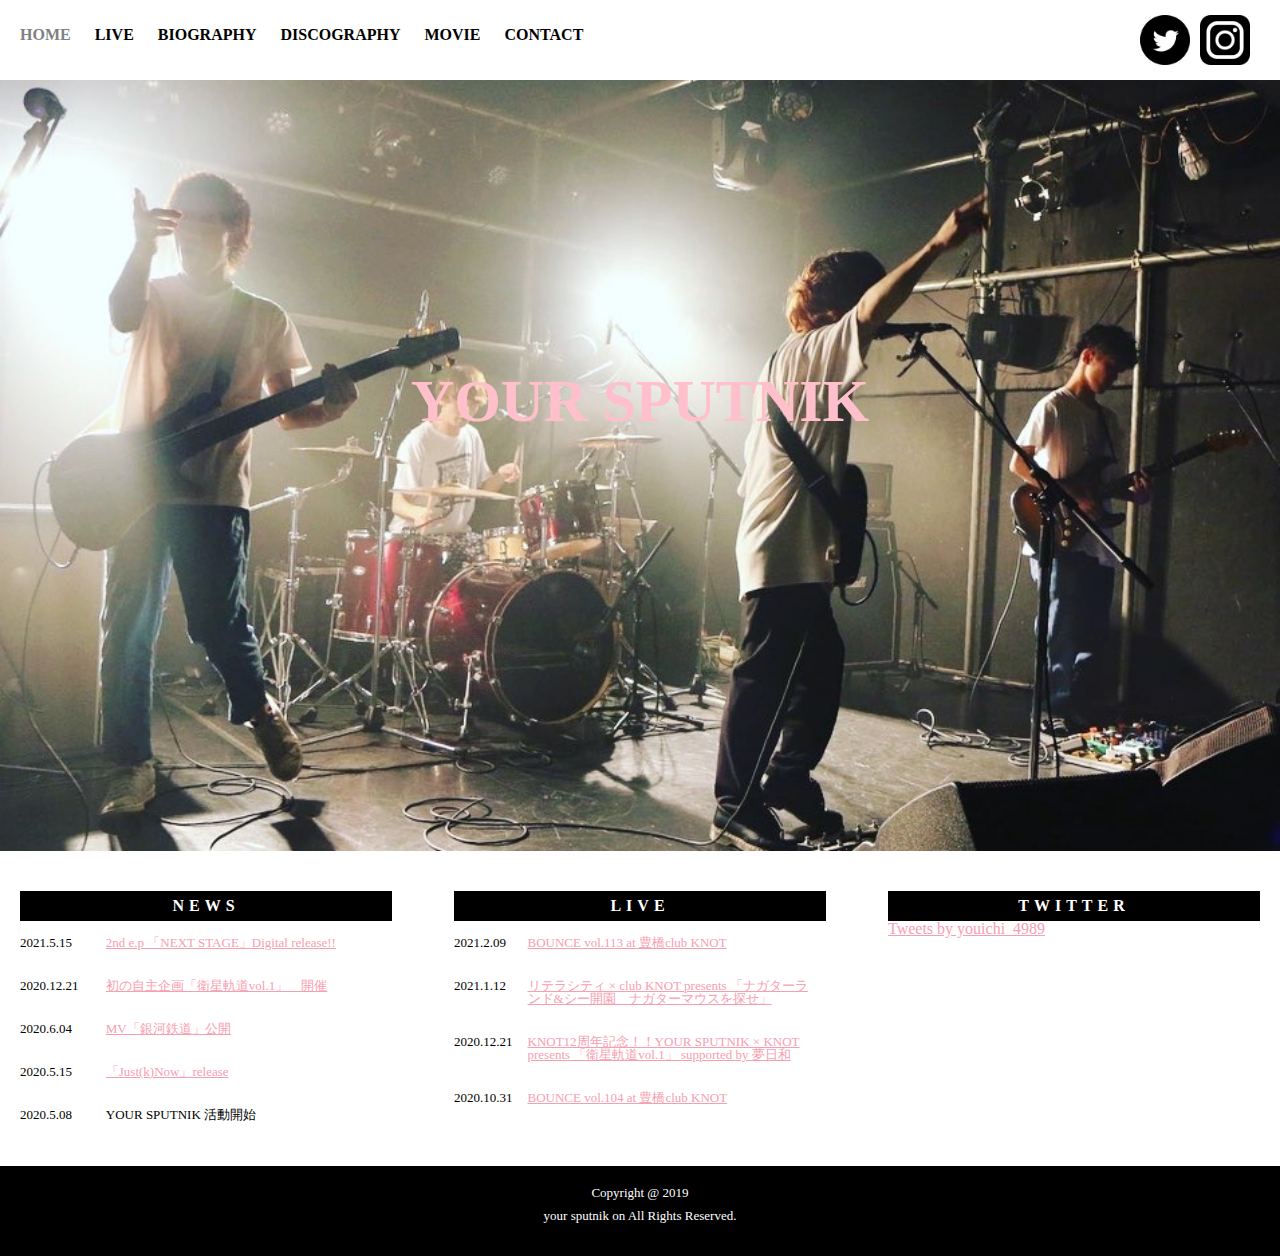
<file: index.html>
<!DOCTYPE html>
<html lang="ja">
<head>
  <meta charset="UTF-8">
  <meta http-equiv="X-UA-Compatible" content="IE=edge">
  <meta name="viewport" content="width=device-width, initial-scale=1.0">
  <title>YOUR SPUTNIK HP</title>
  <link rel="stylesheet" href="css/reset.css">
  <link rel="stylesheet" href="css/styles.css">
</head>
<body>
  <header class="pc_header">
    <!-- PC メニュー -->
    <nav class="pc_nav">
      <ul>
        <li>
          <span>HOME</span>
        </li>
        <li>
          <a href="live.html">LIVE</a>
        </li>
        <li>
          <a href="biography.html">BIOGRAPHY</a>
        </li>
        <li>
          <a href="discography.html"> DISCOGRAPHY</a>
        </li>
        <li>
          <a href="https://www.youtube.com/watch?v=wSo2BGtykaw" target="_blank"> MOVIE</a>
        </li>
        <li>
          <a href="contact.html"> CONTACT</a>
        </li>
      </ul>
    </nav>

    <div class="icon_nav">
      <ul>
        <li>
          <a href="https://twitter.com/youichi_4989" target="_blank">
            <img src="img/twitter.png" alt="">
          </a>
        </li>
        <li>
          <a href="https://www.instagram.com/yuuichitateiwa/" target="_blank">
            <img src="img/instagram.png" alt="">
          </a>
        </li>
      </ul>
    </div>
    
  </header>

  <!-- モバイル -->
  <div class="center"> 
    <h1 class="center_name">YOUR SPUTNIK</h1>
  </div>
  <div class="sp_box">
    <input type="checkbox" id="hamburger">
    <div class="black_box">
      <label for="hamburger">
        <span class="burger">
          <span class="bar"></span>
        </span>
      </label>
    </div>
    
    <div id="menu">
      <a href="index.html">HOME</a>
      <a href="live.html">LIVE</a>
      <a href="biography.html">BIOGRAPHY</a>
      <a href="discography.html">DISCOGRAPHY</a>
      <a href="https://www.youtube.com/watch?v=wSo2BGtykaw" target="_blank"> MOVIE</a>
      <a href="contact.html">CONTACT</a>
      <div class="sp_icon_nav">
        <ul>
          <li>
            <a href="https://twitter.com/youichi_4989" target="_blank">
              <img src="img/twitter.png" alt="">
            </a>
          </li>
          <li>
            <a href="https://www.instagram.com/yuuichitateiwa/" target="_blank">
              <img src="img/instagram.png" alt="">
            </a>
          </li>
        </ul>
      </div>
    </div>
  </div>
  <!-- パソコンメイン -->
<main class="pc_main">

    <div id="BG_pc">
      <h1 class="band_name">YOUR SPUTNIK</h1>
    </div>


    <div class="pc_info">
      <ul>
        <li class="pc_news">
          <table>
            <tr>
              <th class="news_title" colspan="2">NEWS</th>
            </tr>

            <tr>
              <td class="day">
                2021.5.15
              </td>
              <td>
                <a href="discography.html">
                  2nd e.p 「NEXT STAGE」Digital release!!
                </a>
              </td>
            </tr>

            <tr>
              <td class="day">
                2020.12.21
              </td>
              <td>
                <a href="live.html">
                  初の自主企画「衛星軌道vol.1」　開催
                </a>
              </td>
            </tr>
            
            <tr>
              <td class="day">
                2020.6.04
              </td>
              <td>
                <a href="https://www.youtube.com/watch?v=wSo2BGtykaw">MV「銀河鉄道」公開</a>
              </td>
            </tr>
            
            <tr>
              <td class="day">
                2020.5.15
              </td>
              <td>
                <a href="discography.html">「Just(k)Now」release</a> 
              </td>
            </tr>
            
            <tr>
              <td class="day">
                2020.5.08
              </td>
              <td>
                YOUR SPUTNIK 活動開始
              </td>
            </tr>
          </table>
        </li>
        <li class="pc_live">
          <table>
            <tr>
              <th class="live_title" colspan="2">LIVE</th>
            </tr>
            <tr>
            
              <td class="day">
                2021.2.09 
              </td>
              <td>
                <a href="live.html">BOUNCE vol.113 at 豊橋club KNOT</a>
              </td>
              
              <tr>
                <td class="day">
                  2021.1.12 
                </td>
                <td>
                  <a href="live.html">
                    リテラシティ × club KNOT presents 「ナガターランド&シー開園　ナガターマウスを探せ」
                  </a>
                </td>
              </tr>
              
              <tr>
                <td class="day">
                  2020.12.21
                </td>
                <td>
                  <a href="live.html">
                    KNOT12周年記念！！YOUR SPUTNIK × KNOT presents 「衛星軌道vol.1」 supported by 夢日和
                  </a>
                </td>
              </tr>
              
              <tr>
                <td class="day">
                  2020.10.31 
                </td>
                <td>
                  <a href="live.html">
                    BOUNCE vol.104 at 豊橋club KNOT
                  </a>
                </td>
              </tr>
              
            </tr>
          </table>
        </li>
        <li class="pc_twitter">
          <table>
            <tr>
              <th class="twitter_title" colspan="2">TWITTER</th>
            </tr>
            <tr>
              <td>
                <a class="twitter-timeline" data-width="100%" data-height="315" href="https://twitter.com/youichi_4989?ref_src=twsrc%5Etfw">Tweets by youichi_4989</a> <script async src="https://platform.twitter.com/widgets.js" charset="utf-8"></script>
              </td>
            </tr>
          </table>
        </li>
      </ul>
    </div>
</main>
<!-- モバイルinfo -->
<div class="select_info"> 
  <input type="radio" id="select1" name="select" checked>
  <input type="radio" id="select2" name="select" >
  <div class="select_box">
    <label class="select_news" for="select1" checked>NEWS</label>
    <label class="select_live" for="select2">LIVE</label>
  </div>
  
  <table class="sp_news">

    <tr>
      <td class="day">
        2021.5.15
      </td>
      <td>
        <a href="discography.html">
          2nd e.p 「NEXT STAGE」Digital release!!
        </a>
      </td>
    </tr>

    <tr>
      <td class="day">
        2020.12.21
      </td>
      <td>
        <a href="live.html">
          初の自主企画「衛星軌道vol.1」　開催
        </a>
      </td>
    </tr>
    
    <tr>
      <td class="day">
        2020.6.04
      </td>
      <td>
        <a href="https://www.youtube.com/watch?v=wSo2BGtykaw" target="_blank">MV「銀河鉄道」公開</a>
      </td>
    </tr>
    
    <tr>
      <td class="day">
        2020.5.15
      </td>
      <td>
        <a href="discography.html">「Just(k)Now」release</a> 
      </td>
    </tr>
    
    <tr>
      <td class="day">
        2020.5.08
      </td>
      <td>
        YOUR SPUTNIK 活動開始
      </td>
    </tr>
  </table>   
  
  <table class="sp_live">
    <tr>
      <td class="day">
        2021.2.09 
      </td>
      <td>
        <a href="live.html">BOUNCE vol.113 at 豊橋club KNOT</a>
      </td>
    </tr>
    
    <tr>
      <td class="day">
        2021.1.12 
      </td>
      <td>
        <a href="live.html">
          リテラシティ × club KNOT presents 「ナガターランド&シー開園　ナガターマウスを探せ」
        </a>
      </td>
    </tr>
    
    <tr>
      <td class="day">
        2020.12.21
      </td>
      <td>
        <a href="live.html" >
          KNOT12周年記念！！YOUR SPUTNIK × KNOT presents 「衛星軌道vol.1」 supported by 夢日和
        </a>
      </td>
    </tr>
    
    <tr>
      <td class="day">
        2020.10.31 
      </td>
      <td>
        <a href="live.html">
          BOUNCE vol.104 at 豊橋club KNOT
        </a>
      </td>
    </tr>
  </table>
  
  <div class="border"></div>

  <table class="sp_twitter">
    <tr>
      <th class="twitter_title" colspan="2">TWITTER</th>
    </tr>
    <tr>
      <td>
        <a class="twitter-timeline" data-width="100%" data-height="315" href="https://twitter.com/youichi_4989?ref_src=twsrc%5Etfw">Tweets by youichi_4989</a> <script async src="https://platform.twitter.com/widgets.js" charset="utf-8"></script>
      </td>
    </tr>
  </table>

</div>
  
  <footer>
    <small>
      <div>
        <p>
          Copyright @ 2019
        </p>
        <p>
          your sputnik on All Rights Reserved.
        </p>
      </div>
    </small>
  </footer>
  
</body>
</html>
</file>
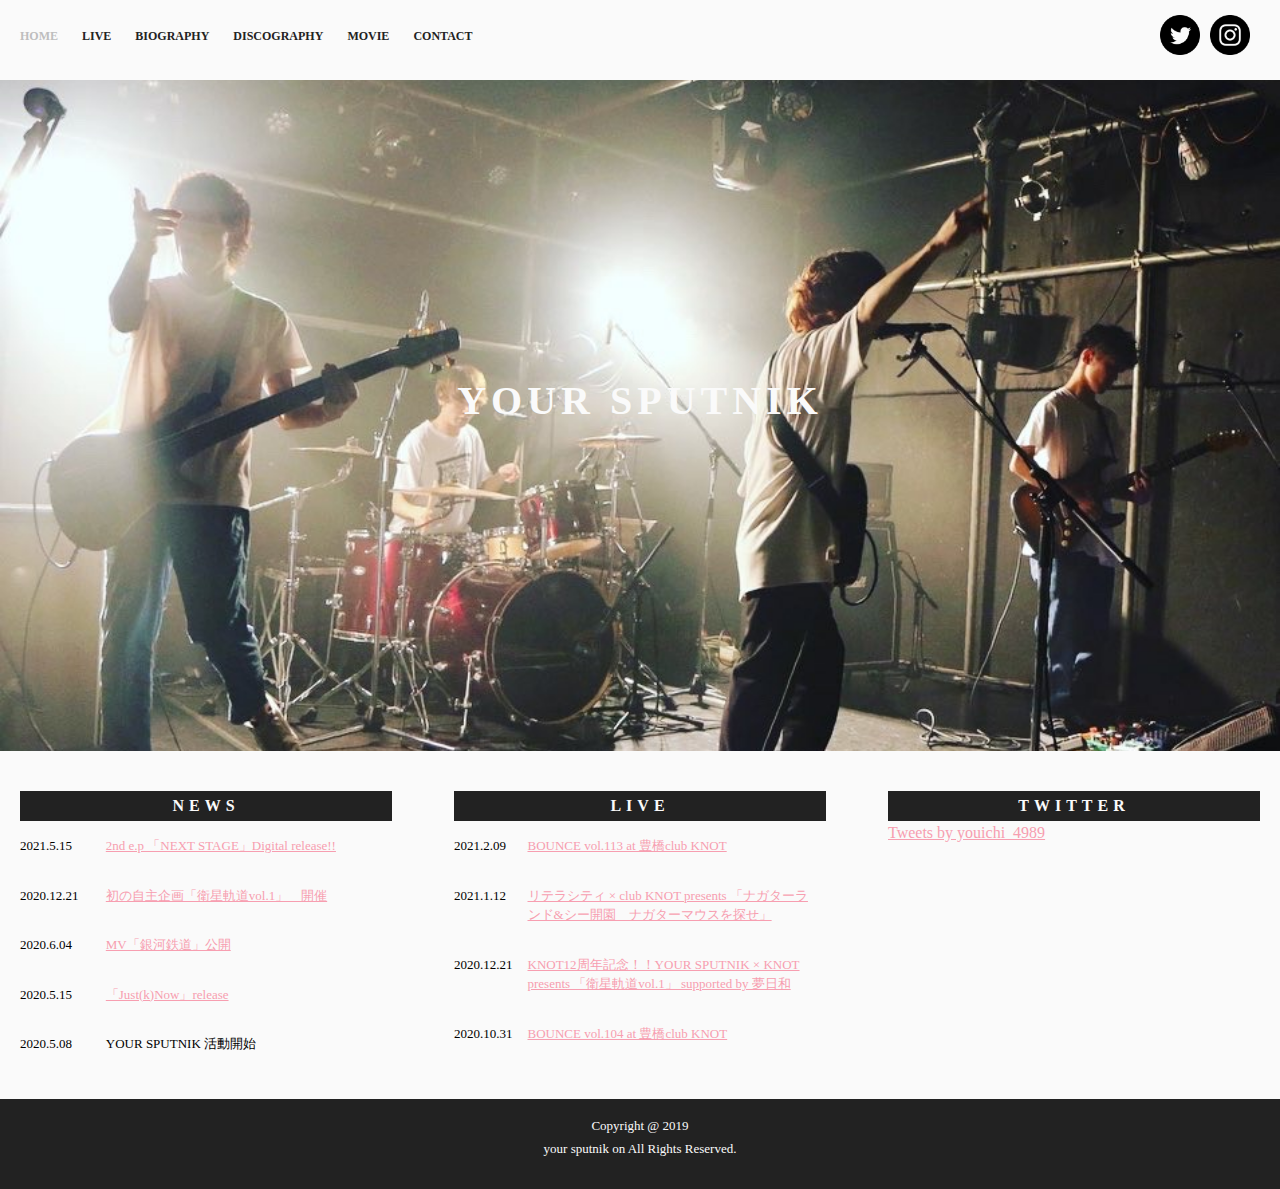
<file: YS HP/index.html>
<!DOCTYPE html>
<html lang="ja">
<head>
  <meta charset="UTF-8">
  <meta http-equiv="X-UA-Compatible" content="IE=edge">
  <meta name="viewport" content="width=device-width, initial-scale=1.0">
  <title>YOUR SPUTNIK HP</title>
  <link rel="stylesheet" href="css/reset.css">
  <link rel="stylesheet" href="css/styles.css">
</head>
<body>
  <header class="pc_header">
    <!-- PC メニュー -->
    <nav class="pc_nav">
      <ul>
        <li>
          <span>HOME</span>
        </li>
        <li>
          <a href="live.html">LIVE</a>
        </li>
        <li>
          <a href="biography.html">BIOGRAPHY</a>
        </li>
        <li>
          <a href="discography.html"> DISCOGRAPHY</a>
        </li>
        <li>
          <a href="https://www.youtube.com/watch?v=wSo2BGtykaw" target="_blank"> MOVIE</a>
        </li>
        <li>
          <a href="contact.html"> CONTACT</a>
        </li>
      </ul>
    </nav>

    <div class="icon_nav">
      <ul>
        <li>
          <a href="https://twitter.com/youichi_4989" target="_blank">
            <img src="img/twitter.png" alt="">
          </a>
        </li>
        <li>
          <a href="https://www.instagram.com/yuuichitateiwa/" target="_blank">
            <img src="img/instagram.png" alt="">
          </a>
        </li>
      </ul>
    </div>
    
  </header>

  <!-- モバイル -->
  <div class="center"> 
    <h1 class="center_name">YOUR SPUTNIK</h1>
  </div>
  <div class="sp_box">
    <input type="checkbox" id="hamburger">
    <div class="black_box">
      <label for="hamburger">
        <span class="burger">
          <span class="bar"></span>
        </span>
      </label>
    </div>
    
    <div id="menu">
      <a href="index.html">HOME</a>
      <a href="live.html">LIVE</a>
      <a href="biography.html">BIOGRAPHY</a>
      <a href="discography.html">DISCOGRAPHY</a>
      <a href="https://www.youtube.com/watch?v=wSo2BGtykaw" target="_blank"> MOVIE</a>
      <a href="contact.html">CONTACT</a>
      <div class="sp_icon_nav">
        <ul>
          <li>
            <a href="https://twitter.com/youichi_4989" target="_blank">
              <img src="img/twitter.png" alt="">
            </a>
          </li>
          <li>
            <a href="https://www.instagram.com/yuuichitateiwa/" target="_blank">
              <img src="img/instagram.png" alt="">
            </a>
          </li>
        </ul>
      </div>
    </div>
  </div>
  <!-- パソコンメイン -->
<main class="pc_main">

    <div id="BG_pc">
      <h1 class="band_name">YOUR SPUTNIK</h1>
    </div>


    <div class="pc_info">
      <ul>
        <li class="pc_news">
          <table>
            <tr>
              <th class="news_title" colspan="2">NEWS</th>
            </tr>

            <tr>
              <td class="day">
                2021.5.15
              </td>
              <td>
                <a href="discography.html">
                  2nd e.p 「NEXT STAGE」Digital release!!
                </a>
              </td>
            </tr>

            <tr>
              <td class="day">
                2020.12.21
              </td>
              <td>
                <a href="live.html">
                  初の自主企画「衛星軌道vol.1」　開催
                </a>
              </td>
            </tr>
            
            <tr>
              <td class="day">
                2020.6.04
              </td>
              <td>
                <a href="https://www.youtube.com/watch?v=wSo2BGtykaw">MV「銀河鉄道」公開</a>
              </td>
            </tr>
            
            <tr>
              <td class="day">
                2020.5.15
              </td>
              <td>
                <a href="discography.html">「Just(k)Now」release</a> 
              </td>
            </tr>
            
            <tr>
              <td class="day">
                2020.5.08
              </td>
              <td>
                YOUR SPUTNIK 活動開始
              </td>
            </tr>
          </table>
        </li>
        <li class="pc_live">
          <table>
            <tr>
              <th class="live_title" colspan="2">LIVE</th>
            </tr>
            <tr>
            
              <td class="day">
                2021.2.09 
              </td>
              <td>
                <a href="live.html">BOUNCE vol.113 at 豊橋club KNOT</a>
              </td>
              
              <tr>
                <td class="day">
                  2021.1.12 
                </td>
                <td>
                  <a href="live.html">
                    リテラシティ × club KNOT presents 「ナガターランド&シー開園　ナガターマウスを探せ」
                  </a>
                </td>
              </tr>
              
              <tr>
                <td class="day">
                  2020.12.21
                </td>
                <td>
                  <a href="live.html">
                    KNOT12周年記念！！YOUR SPUTNIK × KNOT presents 「衛星軌道vol.1」 supported by 夢日和
                  </a>
                </td>
              </tr>
              
              <tr>
                <td class="day">
                  2020.10.31 
                </td>
                <td>
                  <a href="live.html">
                    BOUNCE vol.104 at 豊橋club KNOT
                  </a>
                </td>
              </tr>
              
            </tr>
          </table>
        </li>
        <li class="pc_twitter">
          <table>
            <tr>
              <th class="twitter_title" colspan="2">TWITTER</th>
            </tr>
            <tr>
              <td>
                <a class="twitter-timeline" data-width="100%" data-height="315" href="https://twitter.com/youichi_4989?ref_src=twsrc%5Etfw" data-chrome="noheader nofooter">Tweets by youichi_4989</a> <script async src="https://platform.twitter.com/widgets.js" charset="utf-8"></script>
              </td>
            </tr>
          </table>
        </li>
      </ul>
    </div>
</main>
<!-- モバイルinfo -->
<div class="select_info"> 
  <input type="radio" id="select1" name="select" checked>
  <input type="radio" id="select2" name="select" >
  <div class="select_box">
    <label class="select_news" for="select1" checked>NEWS</label>
    <label class="select_live" for="select2">LIVE</label>
  </div>
  
  <table class="sp_news">

    <tr>
      <td class="day">
        2021.5.15
      </td>
      <td>
        <a href="discography.html">
          2nd e.p 「NEXT STAGE」Digital release!!
        </a>
      </td>
    </tr>

    <tr>
      <td class="day">
        2020.12.21
      </td>
      <td>
        <a href="live.html">
          初の自主企画「衛星軌道vol.1」　開催
        </a>
      </td>
    </tr>
    
    <tr>
      <td class="day">
        2020.6.04
      </td>
      <td>
        <a href="https://www.youtube.com/watch?v=wSo2BGtykaw" target="_blank">MV「銀河鉄道」公開</a>
      </td>
    </tr>
    
    <tr>
      <td class="day">
        2020.5.15
      </td>
      <td>
        <a href="discography.html">「Just(k)Now」release</a> 
      </td>
    </tr>
    
    <tr>
      <td class="day">
        2020.5.08
      </td>
      <td>
        YOUR SPUTNIK 活動開始
      </td>
    </tr>
  </table>   
  
  <table class="sp_live">
    <tr>
      <td class="day">
        2021.2.09 
      </td>
      <td>
        <a href="live.html">BOUNCE vol.113 at 豊橋club KNOT</a>
      </td>
    </tr>
    
    <tr>
      <td class="day">
        2021.1.12 
      </td>
      <td>
        <a href="live.html">
          リテラシティ × club KNOT presents 「ナガターランド&シー開園　ナガターマウスを探せ」
        </a>
      </td>
    </tr>
    
    <tr>
      <td class="day">
        2020.12.21
      </td>
      <td>
        <a href="live.html" >
          KNOT12周年記念！！YOUR SPUTNIK × KNOT presents 「衛星軌道vol.1」 supported by 夢日和
        </a>
      </td>
    </tr>
    
    <tr>
      <td class="day">
        2020.10.31 
      </td>
      <td>
        <a href="live.html">
          BOUNCE vol.104 at 豊橋club KNOT
        </a>
      </td>
    </tr>
  </table>
  
  <div class="border"></div>

  <table class="sp_twitter">
    <tr>
      <th class="twitter_title" colspan="2">TWITTER</th>
    </tr>
    <tr>
      <td>
        <a class="twitter-timeline" data-width="100%" data-height="315" href="https://twitter.com/youichi_4989?ref_src=twsrc%5Etfw" data-chrome="noheader nofooter">Tweets by youichi_4989</a> <script async src="https://platform.twitter.com/widgets.js" charset="utf-8"></script>
      </td>
    </tr>
  </table>

</div>
  
  <footer>
    <small>
      <div>
        <p>
          Copyright @ 2019
        </p>
        <p>
          your sputnik on All Rights Reserved.
        </p>
      </div>
    </small>
  </footer>
  
</body>
</html>
</file>
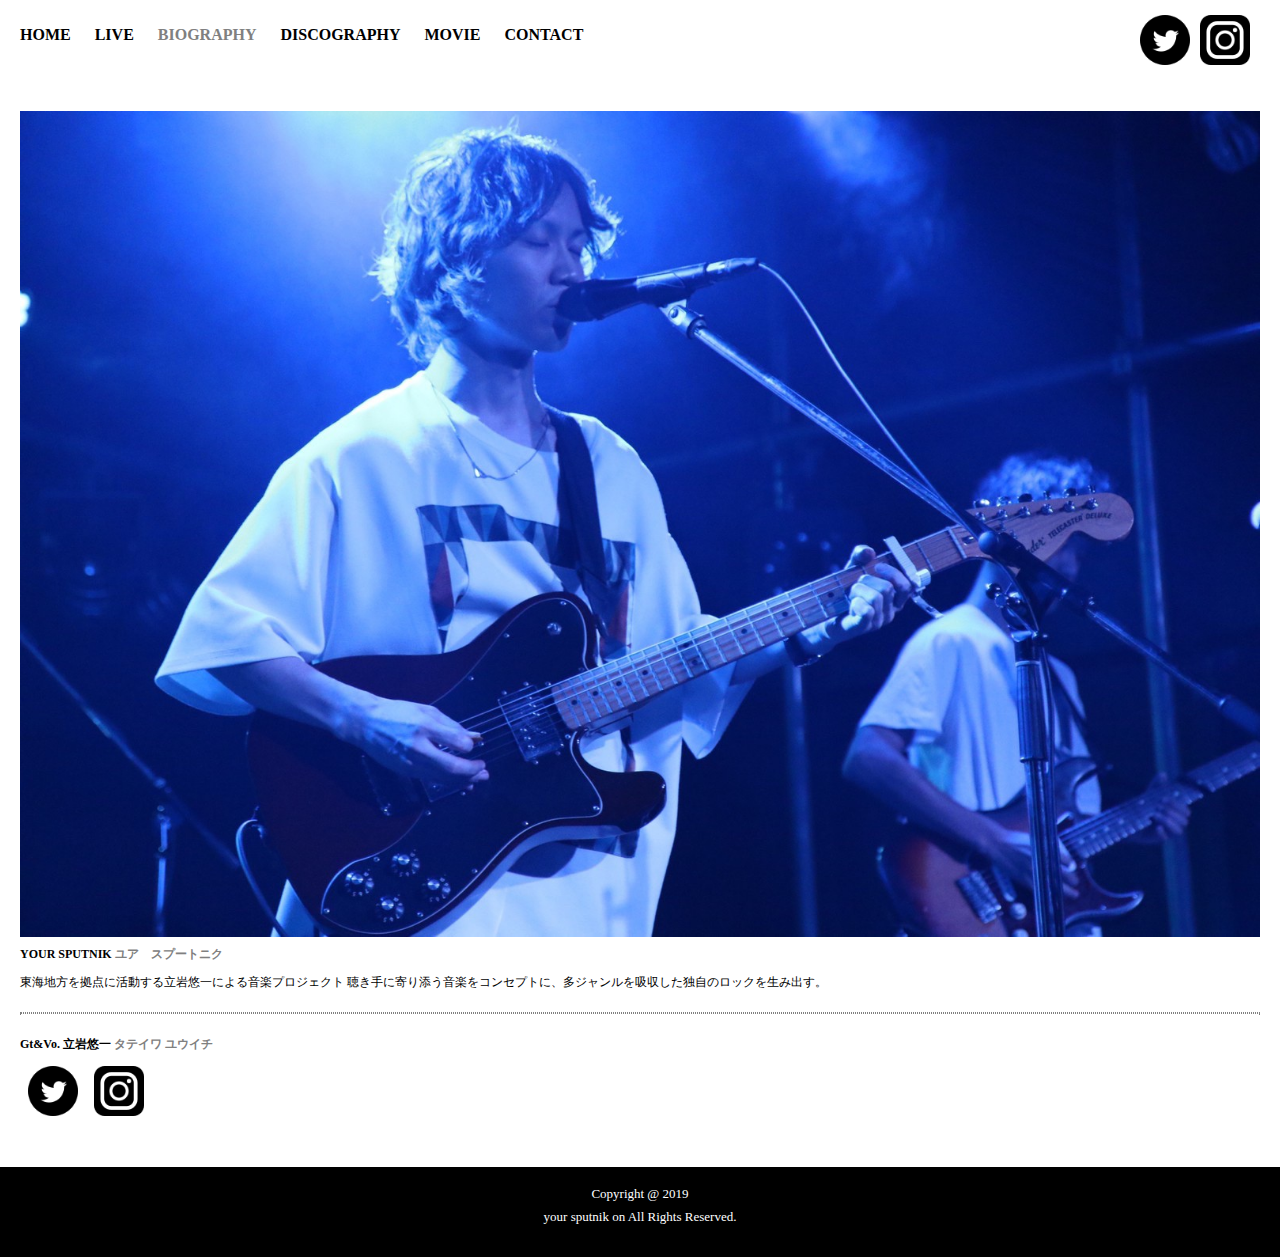
<file: biography.html>
<!DOCTYPE html>
<html lang="ja">
<head>
  <meta charset="UTF-8">
  <meta http-equiv="X-UA-Compatible" content="IE=edge">
  <meta name="viewport" content="width=device-width, initial-scale=1.0">
  <title>YOUR SPUTNIK HP</title>
  <link rel="stylesheet" href="css/reset.css">
  <link rel="stylesheet" href="css/styles.css">
</head>
<body>
  <header class="pc_header">
    <!-- PC メニュー -->
    <nav class="pc_nav">
      <ul>
        <li>
          <a href="index.html">
            HOME
          </a>
        </li>
        <li>
          <a href="live.html">
            LIVE
          </a>
        </li>
        <li>
          <span>
            BIOGRAPHY
          </span>
        </li>
        <li>
          <a href="discography.html"> DISCOGRAPHY</a>
        </li>
        <li>
          <a href="https://www.youtube.com/watch?v=wSo2BGtykaw" target="_blank"> MOVIE</a>
        </li>
        <li>
          <a href="contact.html"> CONTACT</a>
        </li>
      </ul>
    </nav>

    <div class="icon_nav">
      <ul>
        <li>
          <a href="https://twitter.com/youichi_4989" target="_blank">
            <img src="img/twitter.png" alt="">
          </a>
        </li>
        <li>
          <a href="https://www.instagram.com/yuuichitateiwa/" target="_blank">
            <img src="img/instagram.png" alt="">
          </a>
        </li>
      </ul>
    </div>
    
  </header>

  <!-- モバイル -->
  <div>

    <input type="checkbox" id="hamburger">
    <div class="black_box">
      <label for="hamburger">
        <span class="burger">
          <span class="bar"></span>
        </span>
      </label>
    </div>
    <div id="menu">
      <a href="index.html">HOME</a>
      <a href="live.html">LIVE</a>
      <a href="biography.html">BIOGRAPHY</a>
      <a href="discography.html">DISCOGRAPHY</a>
      <a href="https://www.youtube.com/watch?v=wSo2BGtykaw" target="_blank"> MOVIE</a>
      <a href="contact.html">CONTACT</a>

      <div class="sp_icon_nav">
        <ul>
          <li>
            <a href="https://twitter.com/youichi_4989" target="_blank">
              <img src="img/twitter.png" alt="">
            </a>
          </li>
          <li>
            <a href="https://www.instagram.com/yuuichitateiwa/" target="_blank">
              <img src="img/instagram.png" alt="">
            </a>
          </li>
        </ul>
      </div>
    </div>
  </div>
  <!-- sp_title -->
  <div class="bio_title">
    <p>BIOGRAPHY</p>
  </div>
  <!-- パソコンメイン -->
  <main>
    <div class="bio_main">
      <img src="img/artist.JPG" alt="アーティスト写真">

      <p>YOUR SPUTNIK
        <span>
          ユア　スプートニク
        </span>
      </p>
      <p>
        東海地方を拠点に活動する立岩悠一による音楽プロジェクト
        聴き手に寄り添う音楽をコンセプトに、多ジャンルを吸収した独自のロックを生み出す。
      </p>
      <div class="bio_border"></div>
      <p>Gt&Vo. 立岩悠一
        <span>
          タテイワ ユウイチ
        </span>
      </p>

      <div class="bio_nav">
        <ul>
          <li>
            <a href="https://twitter.com/youichi_4989" target="_blank">
              <img src="img/twitter.png" alt="">
            </a>
          </li>
          <li>
            <a href="https://www.instagram.com/yuuichitateiwa/" target="_blank">
              <img src="img/instagram.png" alt="">
            </a>
          </li>
        </ul>
      </div>

    </div>
  </main>
   
  
  <footer>
    <small>
      <div>
        <p>
          Copyright @ 2019
        </p>
        <p>
          your sputnik on All Rights Reserved.
        </p>
      </div>
    </small>
  </footer>
  
</body>
</html>
</file>
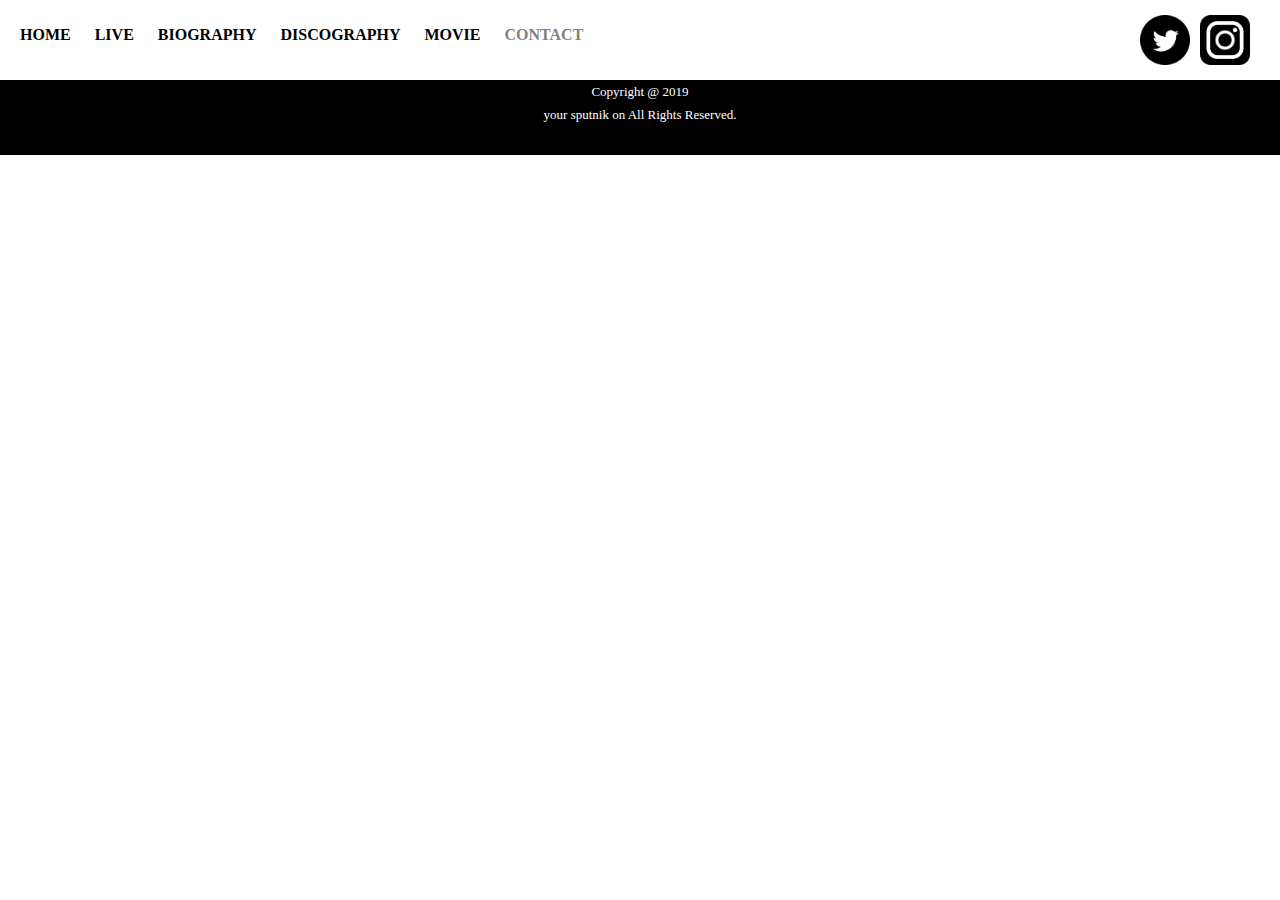
<file: contact.html>
<!DOCTYPE html>
<html lang="ja">
<head>
  <meta charset="UTF-8">
  <meta http-equiv="X-UA-Compatible" content="IE=edge">
  <meta name="viewport" content="width=device-width, initial-scale=1.0">
  <title>YOUR SPUTNIK HP</title>
  <link rel="stylesheet" href="css/reset.css">
  <link rel="stylesheet" href="css/styles.css">
</head>
<body>
  <header class="pc_header">
    <!-- PC メニュー -->
    <nav class="pc_nav">
      <ul>
        <li>
          <a href="index.html">HOME</a>
        </li>
        <li>
          <a href="live.html">LIVE</a>
        </li>
        <li>
          <a href="biography.html">BIOGRAPHY</a>
        </li>
        <li>
          <a href="discography.html"> DISCOGRAPHY</a>
        </li>
        <li>
          <a href="https://www.youtube.com/watch?v=wSo2BGtykaw" target="_blank"> MOVIE</a>
        </li>
        <li>
           <span>
             CONTACT
           </span>
        </li>
      </ul>
    </nav>

    <div class="icon_nav">
      <ul>
        <li>
          <a href="https://twitter.com/youichi_4989" target="_blank">
            <img src="img/twitter.png" alt="">
          </a>
        </li>
        <li>
          <a href="https://www.instagram.com/yuuichitateiwa/" target="_blank">
            <img src="img/instagram.png" alt="">
          </a>
        </li>
      </ul>
    </div>
    
  </header>

  <!-- モバイル -->
 
    <input type="checkbox" id="hamburger">
    <div class="black_box">
      <label for="hamburger">
        <span class="burger">
          <span class="bar"></span>
        </span>
      </label>
    </div>
    
    
    <div id="menu">
      <a href="index.html">HOME</a>
      <a href="live.html">LIVE</a>
      <a href="biography.html">BIOGRAPHY</a>
      <a href="discography.html">DISCOGRAPHY</a>
      <a href="https://www.youtube.com/watch?v=wSo2BGtykaw" target="_blank"> MOVIE</a>
      <a href="contact.html">CONTACT</a>
      <div class="sp_icon_nav">
        <ul>
          <li>
            <a href="https://twitter.com/youichi_4989" target="_blank">
              <img src="img/twitter.png" alt="">
            </a>
          </li>
          <li>
            <a href="https://www.instagram.com/yuuichitateiwa/" target="_blank">
              <img src="img/instagram.png" alt="">
            </a>
          </li>
        </ul>
      </div>
    </div>
  </div>
  <!-- パソコンメイン -->
  <main class="contact_main">
    
    <script src="https://sdk.form.run/js/v2/embed.js"></script>
    <div
      class="formrun-embed"
      data-formrun-form="@yoursputnik--1621385571"
      data-formrun-redirect="true">
    </div>

  </main>
    
  <footer class="contact_footer">
    <small>
      <div>
        <p>
          Copyright @ 2019
        </p>
        <p>
          your sputnik on All Rights Reserved.
        </p>
      </div>
    </small>
  </footer>
  
</body>
</html>
</file>
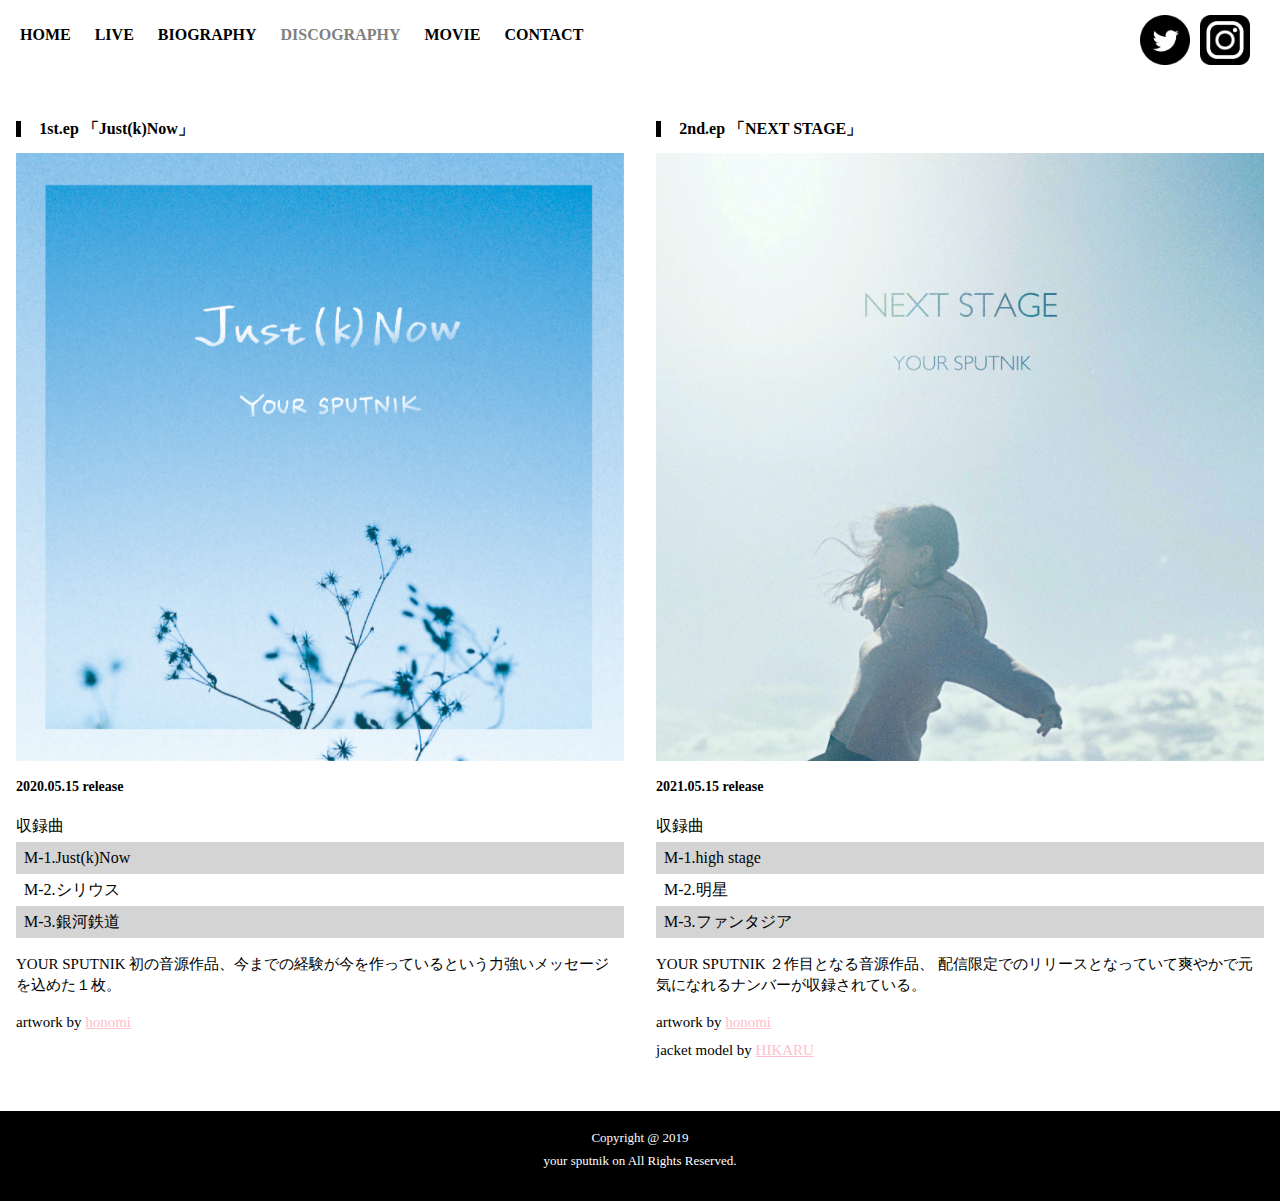
<file: discography.html>
<!DOCTYPE html>
<html lang="ja">
<head>
  <meta charset="UTF-8">
  <meta http-equiv="X-UA-Compatible" content="IE=edge">
  <meta name="viewport" content="width=device-width, initial-scale=1.0">
  <title>YOUR SPUTNIK HP</title>
  <link rel="stylesheet" href="css/reset.css">
  <link rel="stylesheet" href="css/styles.css">
</head>
<body>
  <header class="pc_header">
    <!-- PC メニュー -->
    <nav class="pc_nav">
      <ul>
        <li>
          <a href="index.html">
            HOME
          </a>
        </li>
        <li>
          <a href="live.html">
            LIVE
          </a>  
        </li>
        <li>
          <a href="biography.html">BIOGRAPHY</a>
        </li>
        <li>
          <span>
            DISCOGRAPHY
          </span>
        </li>
        <li>
          <a href="https://www.youtube.com/watch?v=wSo2BGtykaw" target="_blank"> MOVIE</a>
        </li>
        <li>
          <a href="contact.html"> CONTACT</a>
        </li>
      </ul>
    </nav>

    <div class="icon_nav">
      <ul>
        <li>
          <a href="https://twitter.com/youichi_4989" target="_blank">
            <img src="img/twitter.png" alt="">
          </a>
        </li>
        <li>
          <a href="https://www.instagram.com/yuuichitateiwa/" target="_blank">
            <img src="img/instagram.png" alt="">
          </a>
        </li>
      </ul>
    </div>
    
  </header>

  <!-- モバイル -->
  <div>

    <input type="checkbox" id="hamburger">
    <div class="black_box">
      <label for="hamburger">
        <span class="burger">
          <span class="bar"></span>
        </span>
      </label>
    </div>
    <div id="menu">
      <a href="index.html">HOME</a>
      <a href="live.html">LIVE</a>
      <a href="biography.html">BIOGRAPHY</a>
      <a href="discography.html">DISCOGRAPHY</a>
      <a href="https://www.youtube.com/watch?v=wSo2BGtykaw" target="_blank"> MOVIE</a>
      <a href="contact.html">CONTACT</a>

      <div class="sp_icon_nav">
        <ul>
          <li>
            <a href="https://twitter.com/youichi_4989" target="_blank">
              <img src="img/twitter.png" alt="">
            </a>
          </li>
          <li>
            <a href="https://www.instagram.com/yuuichitateiwa/" target="_blank">
              <img src="img/instagram.png" alt="">
            </a>
          </li>
        </ul>
      </div>
    </div>
  </div>
  <!-- パソコンメイン -->
 <main>
    <div class="disco_title">
      <p>DISCOGRAPHY</p>
    </div>

    <div class="disco_content">

      <div class="disco_box">
        <h1>1st.ep 「Just(k)Now」</h1>
        <img src="img/jn_jacket.jpg" alt="ジャケット">
        <h2>2020.05.15 release</h2>
        <div class="songs">
          <p>収録曲</p>
          <p>M-1.Just(k)Now</p>
          <p>M-2.シリウス</p>
          <p>M-3.銀河鉄道</p>
        </div>
        <div class="disco_desc">
          <p>
            YOUR SPUTNIK 初の音源作品、今までの経験が今を作っているという力強いメッセージを込めた１枚。</p>
          <p>artwork by
            <a href="https://twitter.com/honokuni92" target="_blank">
              honomi
            </a>
          </p>
        </div>
      </div>

      <div class="disco_box">
        <h1>2nd.ep 「NEXT STAGE」</h1>
        <img src="img/NEXTSTAGE.jpg" alt="ジャケット">
        <h2>2021.05.15 release</h2>
        <div class="songs">
          <p>収録曲</p>
          <p>M-1.high stage</p>
          <p>M-2.明星</p>
          <p>M-3.ファンタジア</p>
        </div>
        <div class="disco_desc"> 
          <p>
            YOUR SPUTNIK ２作目となる音源作品、
            配信限定でのリリースとなっていて爽やかで元気になれるナンバーが収録されている。
          </p>

          <p>artwork by
            <a href="https://twitter.com/honokuni92" target="_blank">
              honomi
            </a>
          </p>

          <p>jacket model by
            <a href="https://twitter.com/HIKARU_sing_108" target="_blank">
              HIKARU
            </a>
          </p>
        </div>
      </div>

    </div>
   
  
  </main>
   
  
  <footer>
    <small>
      <div>
        <p>
          Copyright @ 2019
        </p>
        <p>
          your sputnik on All Rights Reserved.
        </p>
      </div>
    </small>
  </footer>
  
</body>
</html>
</file>
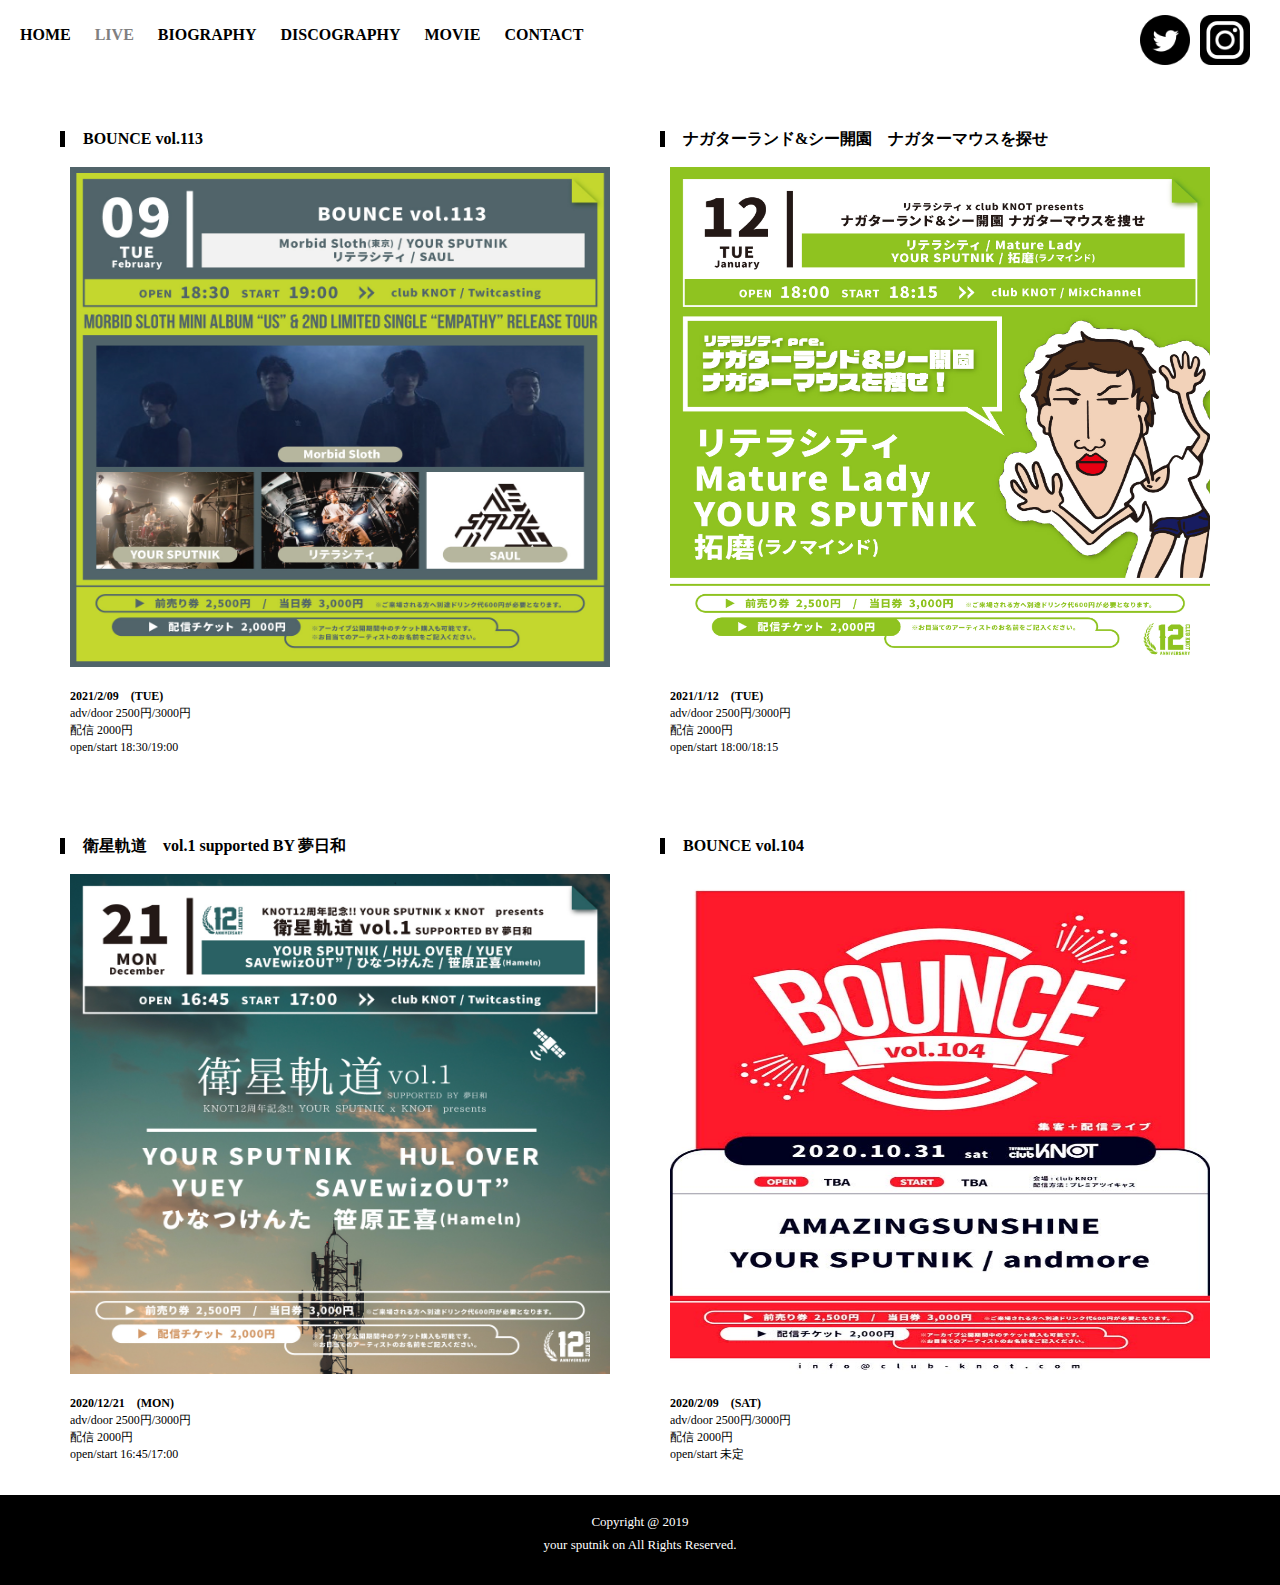
<file: live.html>
<!DOCTYPE html>
<html lang="ja">
<head>
  <meta charset="UTF-8">
  <meta http-equiv="X-UA-Compatible" content="IE=edge">
  <meta name="viewport" content="width=device-width, initial-scale=1.0">
  <title>YOUR SPUTNIK HP</title>
  <link rel="stylesheet" href="css/reset.css">
  <link rel="stylesheet" href="css/styles.css">
</head>
<body>
  <header class="pc_header">
    <!-- PC メニュー -->
    <nav class="pc_nav">
      <ul>
        <li>
          <a href="index.html">
            HOME
          </a>
        </li>
        <li>
          <span>
            LIVE
          </span>
        </li>
        <li>
          <a href="biography.html">BIOGRAPHY</a>
        </li>
        <li>
          <a href="discography.html"> DISCOGRAPHY</a>
        </li>
        <li>
          <a href="https://www.youtube.com/watch?v=wSo2BGtykaw" target="_blank"> MOVIE</a>
        </li>
        <li>
          <a href="contact.html"> CONTACT</a>
        </li>
      </ul>
    </nav>

    <div class="icon_nav">
      <ul>
        <li>
          <a href="https://twitter.com/youichi_4989" target="_blank">
            <img src="img/twitter.png" alt="">
          </a>
        </li>
        <li>
          <a href="https://www.instagram.com/yuuichitateiwa/" target="_blank">
            <img src="img/instagram.png" alt="">
          </a>
        </li>
      </ul>
    </div>
    
  </header>

  <!-- モバイル -->
  <div>

    <input type="checkbox" id="hamburger">
    <div class="black_box">
      <label for="hamburger">
        <span class="burger">
          <span class="bar"></span>
        </span>
      </label>
    </div>
    <div id="menu">
      <a href="index.html">HOME</a>
      <a href="">LIVE</a>
      <a href="biography.html">BIOGRAPHY</a>
      <a href="discoraphy.html">DISCOGRAPHY</a>
      <a href="https://www.youtube.com/watch?v=wSo2BGtykaw" target="_blank"> MOVIE</a>
      <a href="contact.html">CONTACT</a>

      <div class="sp_icon_nav">
        <ul>
          <li>
            <a href="https://twitter.com/youichi_4989" target="_blank">
              <img src="img/twitter.png" alt="">
            </a>
          </li>
          <li>
            <a href="https://www.instagram.com/yuuichitateiwa/" target="_blank">
              <img src="img/instagram.png" alt="">
            </a>
          </li>
        </ul>
      </div>
    </div>
  </div>
  <!-- パソコンメイン -->
 <main>
   <div class="live_title">
     <p>LIVE</p>
   </div>
 <div class="live_content">

   <div class="content">
     <h1>BOUNCE vol.113</h1>
     <img src="img/live2.JPG" alt="">
     <h2>2021/2/09　(TUE) </h2>
     <p>adv/door 2500円/3000円</p>
     <p>配信 2000円</p>
     <p>open/start 18:30/19:00</p>
   </div>

   <div class="content">
    <h1>ナガターランド&シー開園　ナガターマウスを探せ</h1>
    <img src="img/live3.JPG" alt="">
    <h2>2021/1/12　(TUE) </h2>
    <p>adv/door 2500円/3000円</p>
    <p>配信 2000円</p>
    <p>open/start 18:00/18:15</p>
  </div>

  <div class="content">
    <h1>衛星軌道　vol.1 supported BY 夢日和</h1>
    <img src="img/live4.JPG" alt="">
    <h2>2020/12/21　(MON) </h2>
    <p>adv/door 2500円/3000円</p>
    <p>配信 2000円</p>
    <p>open/start 16:45/17:00</p>
  </div>

  <div class="content">
    <h1>BOUNCE vol.104</h1>
    <img src="img/live5.JPG" alt="">
    <h2>2020/2/09　(SAT) </h2>
    <p>adv/door 2500円/3000円</p>
    <p>配信 2000円</p>
    <p>open/start 未定</p>
  </div>
 </div>

 </main>
   
  
  <footer>
    <small>
      <div>
        <p>
          Copyright @ 2019
        </p>
        <p>
          your sputnik on All Rights Reserved.
        </p>
      </div>
    </small>
  </footer>
  
</body>
</html>
</file>
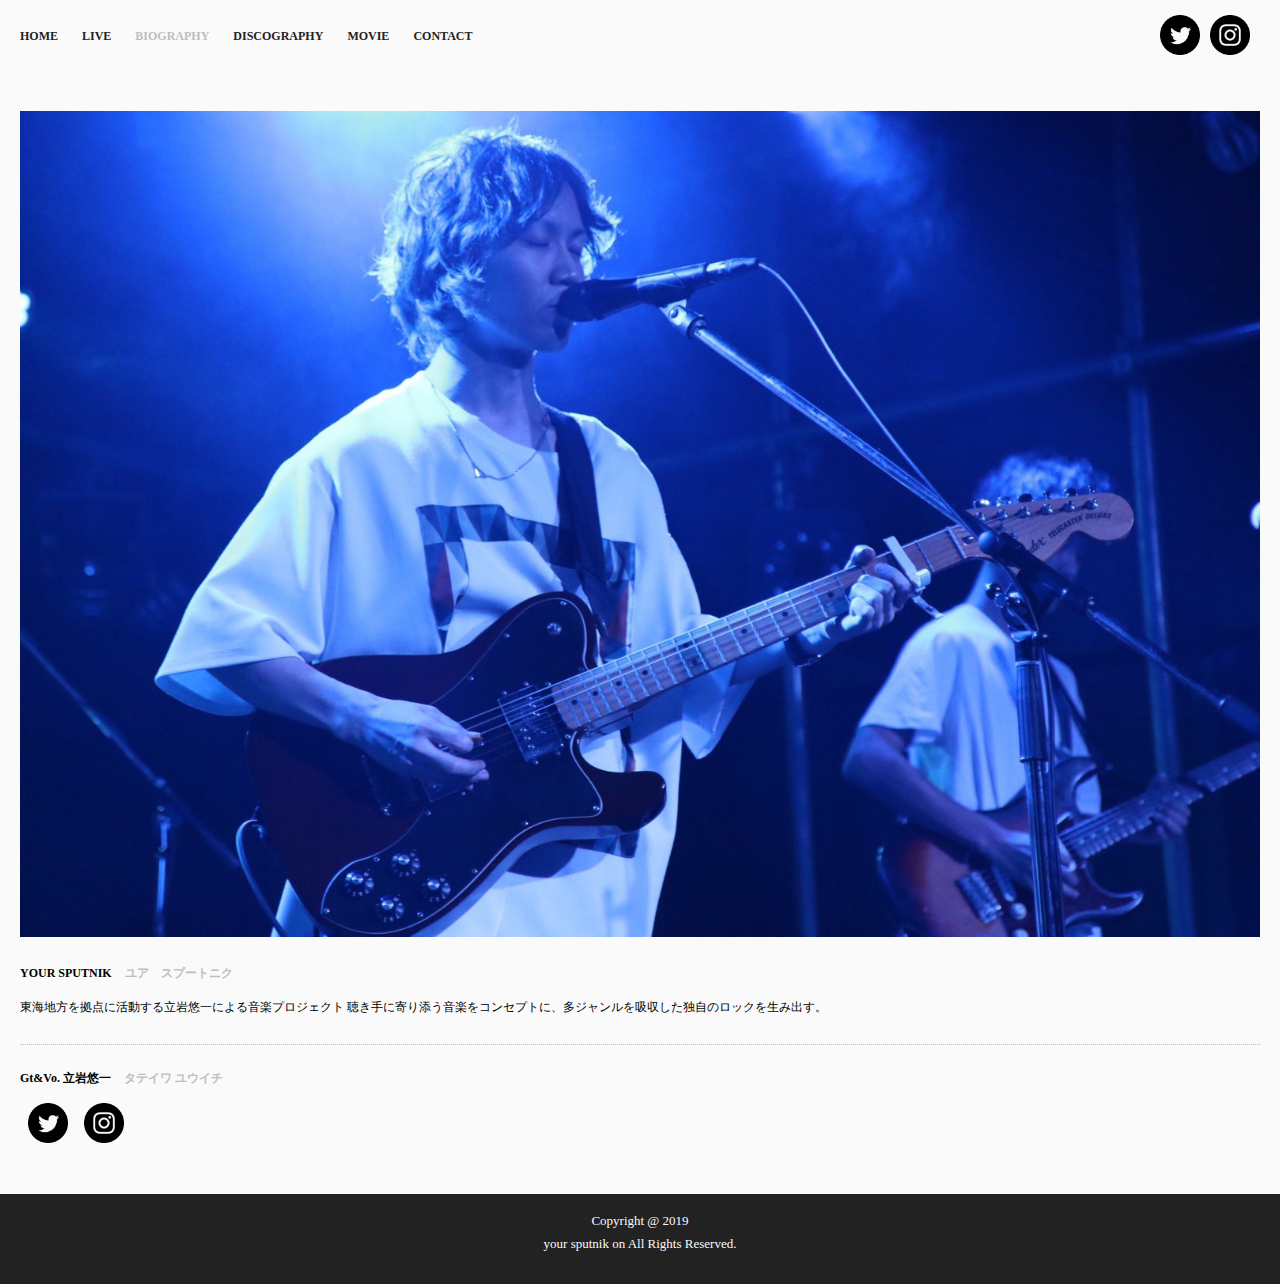
<file: YS HP/biography.html>
<!DOCTYPE html>
<html lang="ja">
<head>
  <meta charset="UTF-8">
  <meta http-equiv="X-UA-Compatible" content="IE=edge">
  <meta name="viewport" content="width=device-width, initial-scale=1.0">
  <title>YOUR SPUTNIK HP</title>
  <link rel="stylesheet" href="css/reset.css">
  <link rel="stylesheet" href="css/styles.css">
</head>
<body>
  <header class="pc_header">
    <!-- PC メニュー -->
    <nav class="pc_nav">
      <ul>
        <li>
          <a href="index.html">
            HOME
          </a>
        </li>
        <li>
          <a href="live.html">
            LIVE
          </a>
        </li>
        <li>
          <span>
            BIOGRAPHY
          </span>
        </li>
        <li>
          <a href="discography.html"> DISCOGRAPHY</a>
        </li>
        <li>
          <a href="https://www.youtube.com/watch?v=wSo2BGtykaw" target="_blank"> MOVIE</a>
        </li>
        <li>
          <a href="contact.html"> CONTACT</a>
        </li>
      </ul>
    </nav>

    <div class="icon_nav">
      <ul>
        <li>
          <a href="https://twitter.com/youichi_4989" target="_blank">
            <img src="img/twitter.png" alt="">
          </a>
        </li>
        <li>
          <a href="https://www.instagram.com/yuuichitateiwa/" target="_blank">
            <img src="img/instagram.png" alt="">
          </a>
        </li>
      </ul>
    </div>
    
  </header>

  <!-- モバイル -->
  <div>

    <input type="checkbox" id="hamburger">
    <div class="black_box">
      <label for="hamburger">
        <span class="burger">
          <span class="bar"></span>
        </span>
      </label>
    </div>
    <div id="menu">
      <a href="index.html">HOME</a>
      <a href="live.html">LIVE</a>
      <a href="biography.html">BIOGRAPHY</a>
      <a href="discography.html">DISCOGRAPHY</a>
      <a href="https://www.youtube.com/watch?v=wSo2BGtykaw" target="_blank"> MOVIE</a>
      <a href="contact.html">CONTACT</a>

      <div class="sp_icon_nav">
        <ul>
          <li>
            <a href="https://twitter.com/youichi_4989" target="_blank">
              <img src="img/twitter.png" alt="">
            </a>
          </li>
          <li>
            <a href="https://www.instagram.com/yuuichitateiwa/" target="_blank">
              <img src="img/instagram.png" alt="">
            </a>
          </li>
        </ul>
      </div>
    </div>
  </div>
  <!-- sp_title -->
  <div class="bio_title">
    <p>BIOGRAPHY</p>
  </div>
  <!-- パソコンメイン -->
  <main>
    <div class="bio_main">
      <img src="img/artist.JPG" alt="アーティスト写真">

      <div class="bio_border">
          <p>YOUR SPUTNIK
            <span class="bio_ruby">
              ユア　スプートニク
            </span>
          </p>
          <p>
            東海地方を拠点に活動する立岩悠一による音楽プロジェクト
            聴き手に寄り添う音楽をコンセプトに、多ジャンルを吸収した独自のロックを生み出す。
          </p>
      </div>
      <p>Gt&Vo. 立岩悠一
        <span class="bio_ruby">
          タテイワ ユウイチ
        </span>
      </p>

      <div class="bio_nav">
        <ul>
          <li>
            <a href="https://twitter.com/youichi_4989" target="_blank">
              <img src="img/twitter.png" alt="">
            </a>
          </li>
          <li>
            <a href="https://www.instagram.com/yuuichitateiwa/" target="_blank">
              <img src="img/instagram.png" alt="">
            </a>
          </li>
        </ul>
      </div>

    </div>
  </main>
   
  
  <footer>
    <small>
      <div>
        <p>
          Copyright @ 2019
        </p>
        <p>
          your sputnik on All Rights Reserved.
        </p>
      </div>
    </small>
  </footer>
  
</body>
</html>
</file>
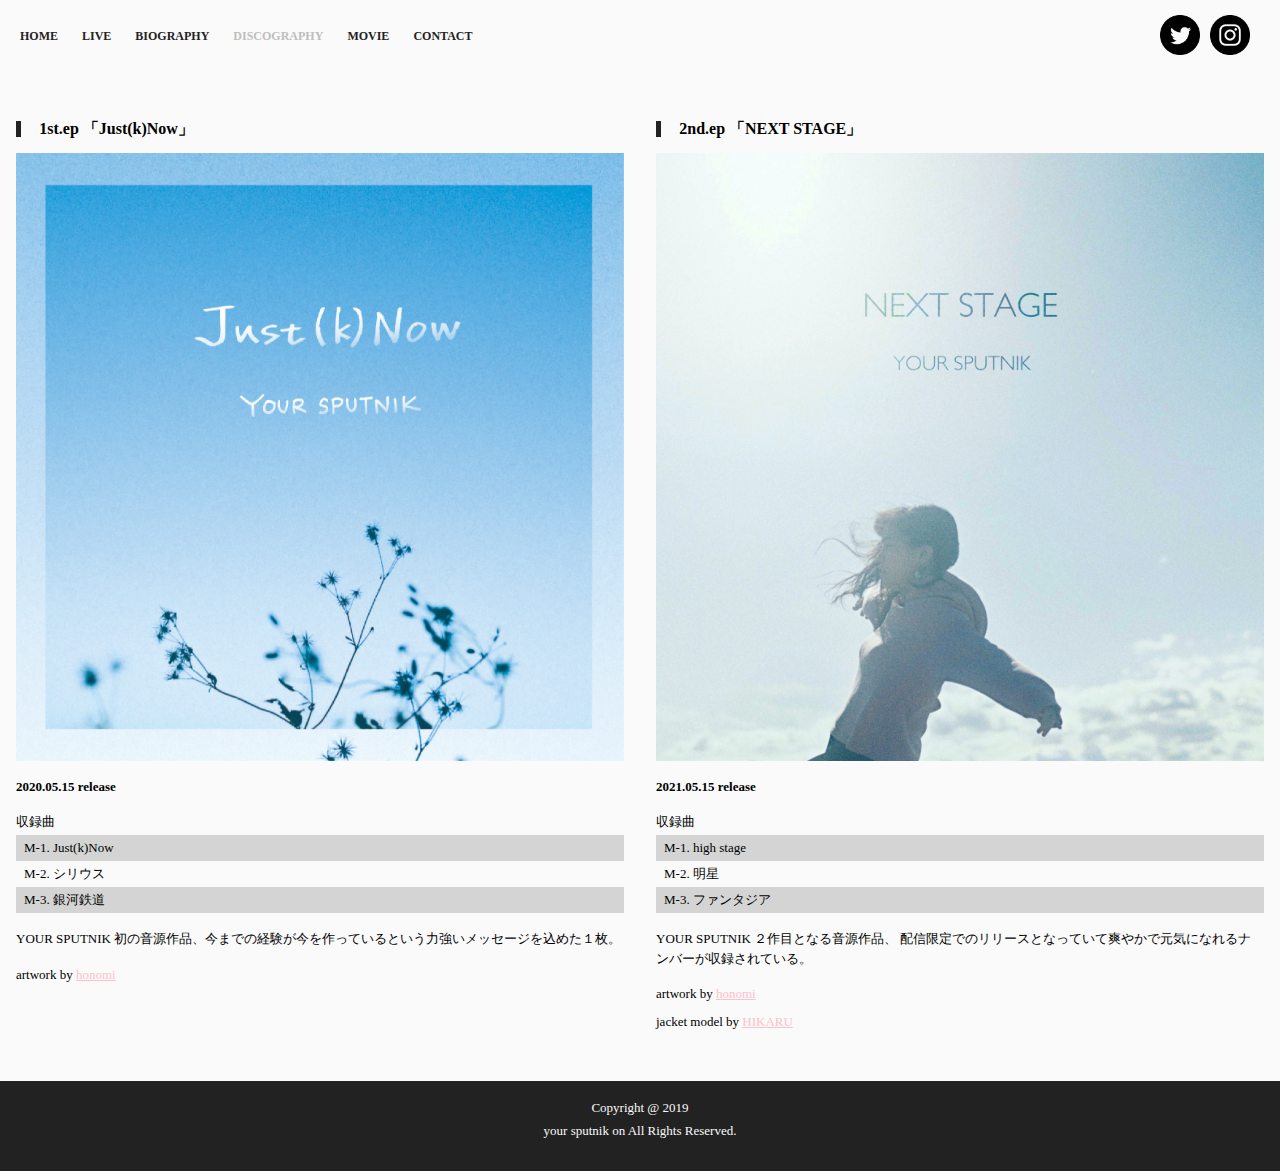
<file: YS HP/discography.html>
<!DOCTYPE html>
<html lang="ja">
<head>
  <meta charset="UTF-8">
  <meta http-equiv="X-UA-Compatible" content="IE=edge">
  <meta name="viewport" content="width=device-width, initial-scale=1.0">
  <title>YOUR SPUTNIK HP</title>
  <link rel="stylesheet" href="css/reset.css">
  <link rel="stylesheet" href="css/styles.css">
</head>
<body>
  <header class="pc_header">
    <!-- PC メニュー -->
    <nav class="pc_nav">
      <ul>
        <li>
          <a href="index.html">
            HOME
          </a>
        </li>
        <li>
          <a href="live.html">
            LIVE
          </a>  
        </li>
        <li>
          <a href="biography.html">BIOGRAPHY</a>
        </li>
        <li>
          <span>
            DISCOGRAPHY
          </span>
        </li>
        <li>
          <a href="https://www.youtube.com/watch?v=wSo2BGtykaw" target="_blank"> MOVIE</a>
        </li>
        <li>
          <a href="contact.html"> CONTACT</a>
        </li>
      </ul>
    </nav>

    <div class="icon_nav">
      <ul>
        <li>
          <a href="https://twitter.com/youichi_4989" target="_blank">
            <img src="img/twitter.png" alt="">
          </a>
        </li>
        <li>
          <a href="https://www.instagram.com/yuuichitateiwa/" target="_blank">
            <img src="img/instagram.png" alt="">
          </a>
        </li>
      </ul>
    </div>
    
  </header>

  <!-- モバイル -->
  <div>

    <input type="checkbox" id="hamburger">
    <div class="black_box">
      <label for="hamburger">
        <span class="burger">
          <span class="bar"></span>
        </span>
      </label>
    </div>
    <div id="menu">
      <a href="index.html">HOME</a>
      <a href="live.html">LIVE</a>
      <a href="biography.html">BIOGRAPHY</a>
      <a href="discography.html">DISCOGRAPHY</a>
      <a href="https://www.youtube.com/watch?v=wSo2BGtykaw" target="_blank"> MOVIE</a>
      <a href="contact.html">CONTACT</a>

      <div class="sp_icon_nav">
        <ul>
          <li>
            <a href="https://twitter.com/youichi_4989" target="_blank">
              <img src="img/twitter.png" alt="">
            </a>
          </li>
          <li>
            <a href="https://www.instagram.com/yuuichitateiwa/" target="_blank">
              <img src="img/instagram.png" alt="">
            </a>
          </li>
        </ul>
      </div>
    </div>
  </div>
  <!-- パソコンメイン -->
 <main>
    <div class="disco_title">
      <p>DISCOGRAPHY</p>
    </div>

    <div class="disco_content">

      <div class="disco_box">
        <h1>1st.ep 「Just(k)Now」</h1>
        <img src="img/jn_jacket.jpg" alt="ジャケット">
        <h2>2020.05.15 release</h2>
        <div class="songs">
          <p>収録曲</p>
          <p>M-1. Just(k)Now</p>
          <p>M-2. シリウス</p>
          <p>M-3. 銀河鉄道</p>
        </div>
        <div class="disco_desc">
          <p>
            YOUR SPUTNIK 初の音源作品、今までの経験が今を作っているという力強いメッセージを込めた１枚。</p>
          <p>artwork by
            <a href="https://twitter.com/honokuni92" target="_blank">
              honomi
            </a>
          </p>
        </div>
      </div>

      <div class="disco_box">
        <h1>2nd.ep 「NEXT STAGE」</h1>
        <img src="img/NEXTSTAGE.jpg" alt="ジャケット">
        <h2>2021.05.15 release</h2>
        <div class="songs">
          <p>収録曲</p>
          <p>M-1. high stage</p>
          <p>M-2. 明星</p>
          <p>M-3. ファンタジア</p>
        </div>
        <div class="disco_desc"> 
          <p>
            YOUR SPUTNIK ２作目となる音源作品、
            配信限定でのリリースとなっていて爽やかで元気になれるナンバーが収録されている。
          </p>

          <p>artwork by
            <a href="https://twitter.com/honokuni92" target="_blank">
              honomi
            </a>
          </p>

          <p>jacket model by
            <a href="https://twitter.com/HIKARU_sing_108" target="_blank">
              HIKARU
            </a>
          </p>
        </div>
      </div>

    </div>
   
  
  </main>
   
  
  <footer>
    <small>
      <div>
        <p>
          Copyright @ 2019
        </p>
        <p>
          your sputnik on All Rights Reserved.
        </p>
      </div>
    </small>
  </footer>
  
</body>
</html>
</file>
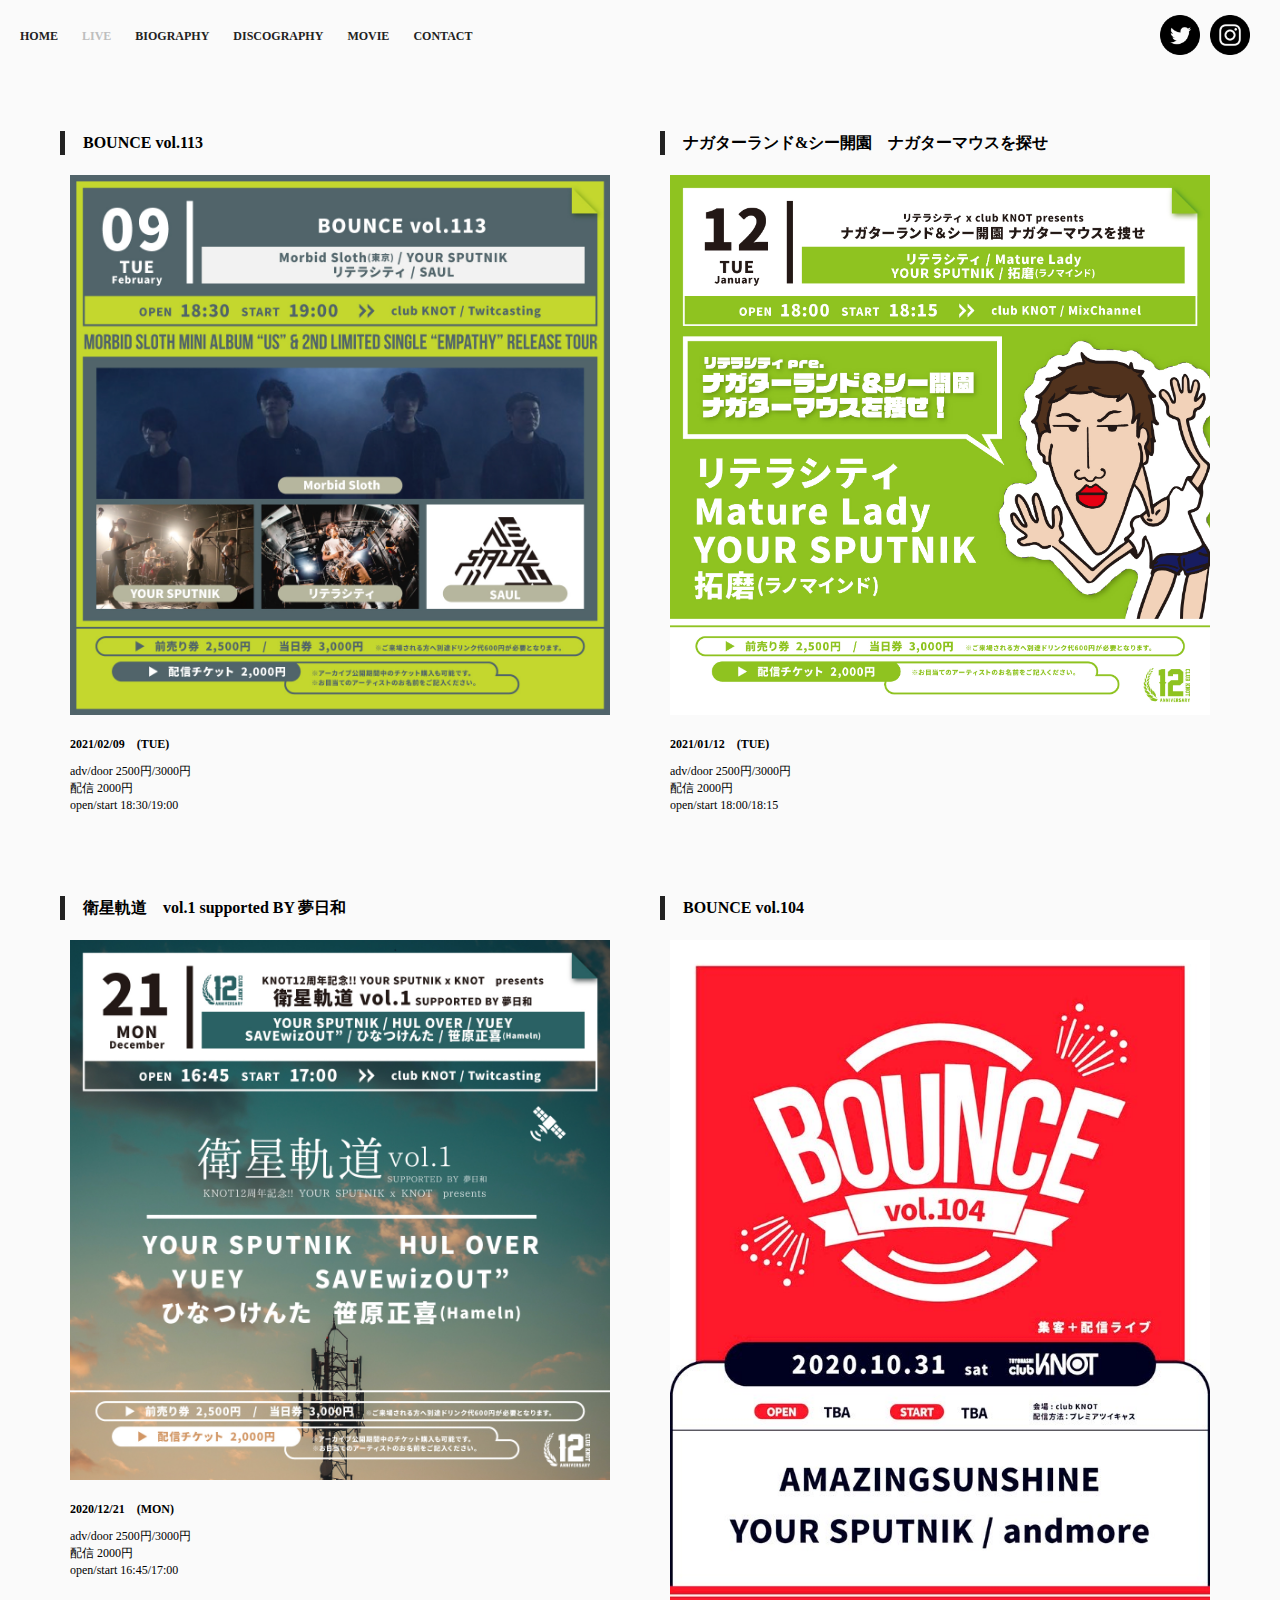
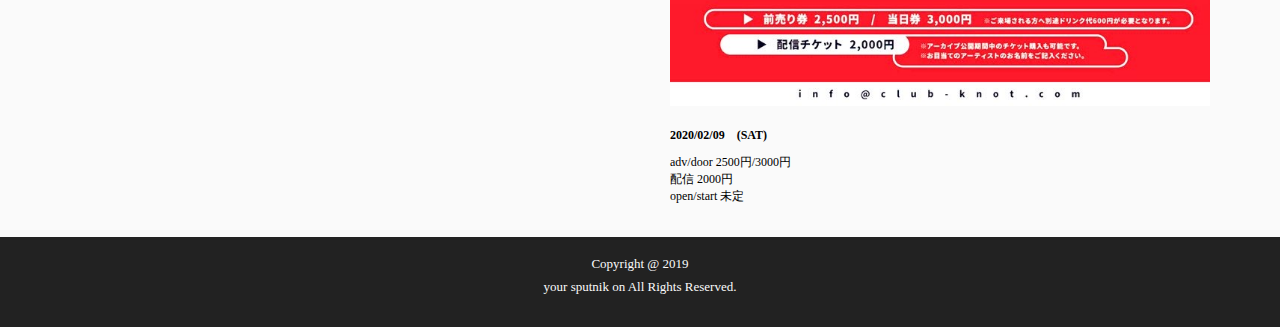
<file: YS HP/live.html>
<!DOCTYPE html>
<html lang="ja">
<head>
  <meta charset="UTF-8">
  <meta http-equiv="X-UA-Compatible" content="IE=edge">
  <meta name="viewport" content="width=device-width, initial-scale=1.0">
  <title>YOUR SPUTNIK HP</title>
  <link rel="stylesheet" href="css/reset.css">
  <link rel="stylesheet" href="css/styles.css">
</head>
<body>
  <header class="pc_header">
    <!-- PC メニュー -->
    <nav class="pc_nav">
      <ul>
        <li>
          <a href="index.html">
            HOME
          </a>
        </li>
        <li>
          <span>
            LIVE
          </span>
        </li>
        <li>
          <a href="biography.html">BIOGRAPHY</a>
        </li>
        <li>
          <a href="discography.html"> DISCOGRAPHY</a>
        </li>
        <li>
          <a href="https://www.youtube.com/watch?v=wSo2BGtykaw" target="_blank"> MOVIE</a>
        </li>
        <li>
          <a href="contact.html"> CONTACT</a>
        </li>
      </ul>
    </nav>

    <div class="icon_nav">
      <ul>
        <li>
          <a href="https://twitter.com/youichi_4989" target="_blank">
            <img src="img/twitter.png" alt="">
          </a>
        </li>
        <li>
          <a href="https://www.instagram.com/yuuichitateiwa/" target="_blank">
            <img src="img/instagram.png" alt="">
          </a>
        </li>
      </ul>
    </div>
    
  </header>

  <!-- モバイル -->
  <div>

    <input type="checkbox" id="hamburger">
    <div class="black_box">
      <label for="hamburger">
        <span class="burger">
          <span class="bar"></span>
        </span>
      </label>
    </div>
    <div id="menu">
      <a href="index.html">HOME</a>
      <a href="">LIVE</a>
      <a href="biography.html">BIOGRAPHY</a>
      <a href="discoraphy.html">DISCOGRAPHY</a>
      <a href="https://www.youtube.com/watch?v=wSo2BGtykaw" target="_blank"> MOVIE</a>
      <a href="contact.html">CONTACT</a>

      <div class="sp_icon_nav">
        <ul>
          <li>
            <a href="https://twitter.com/youichi_4989" target="_blank">
              <img src="img/twitter.png" alt="">
            </a>
          </li>
          <li>
            <a href="https://www.instagram.com/yuuichitateiwa/" target="_blank">
              <img src="img/instagram.png" alt="">
            </a>
          </li>
        </ul>
      </div>
    </div>
  </div>
  <!-- パソコンメイン -->
 <main>
   <div class="live_title">
     <p>LIVE</p>
   </div>
 <div class="live_content">

   <div class="content">
     <h1>BOUNCE vol.113</h1>
     <img src="img/live2.JPG" alt="">
     <h2>2021/02/09　(TUE) </h2>
     <p>adv/door 2500円/3000円</p>
     <p>配信 2000円</p>
     <p>open/start 18:30/19:00</p>
   </div>

   <div class="content">
    <h1>ナガターランド&シー開園　ナガターマウスを探せ</h1>
    <img src="img/live3.JPG" alt="">
    <h2>2021/01/12　(TUE) </h2>
    <p>adv/door 2500円/3000円</p>
    <p>配信 2000円</p>
    <p>open/start 18:00/18:15</p>
  </div>

  <div class="content">
    <h1>衛星軌道　vol.1 supported BY 夢日和</h1>
    <img src="img/live4.JPG" alt="">
    <h2>2020/12/21　(MON) </h2>
    <p>adv/door 2500円/3000円</p>
    <p>配信 2000円</p>
    <p>open/start 16:45/17:00</p>
  </div>

  <div class="content">
    <h1>BOUNCE vol.104</h1>
    <img src="img/live5.JPG" alt="">
    <h2>2020/02/09　(SAT) </h2>
    <p>adv/door 2500円/3000円</p>
    <p>配信 2000円</p>
    <p>open/start 未定</p>
  </div>
 </div>

 </main>
   
  
  <footer>
    <small>
      <div>
        <p>
          Copyright @ 2019
        </p>
        <p>
          your sputnik on All Rights Reserved.
        </p>
      </div>
    </small>
  </footer>
  
</body>
</html>
</file>
<file: css/styles.css>
body {
  margin: 0;
}

header {
  display: flex;
  justify-content: space-between;
  padding: 0 20px;
  height: 80px;
  position: fixed;
  top: 0;
  width: 100%;
  background: white;
}

nav a:hover {
  color: gray;
}

.icon_nav img:hover {
  opacity: .7;
}

.icon_nav {
  position: fixed;
  right: -10px;
}

header nav ul {
  padding: 0;
}

nav ul , .icon_nav ul , .icon_nav ul li a {
  display: flex;
}

nav ul {
  margin: 0;
  position: absolute;
  top:1.7rem;
}

nav li {
  list-style: none;
  padding-right: 1.5rem;
  font-weight: bold;
  font-size: 16px;
  
}

 .icon_nav ul {
  position: relative;
  right: 40px;
  top: 15px;
 }

.icon_nav ul li{
  list-style: none;
}

nav ul li a {
  text-decoration: none;
  color:black;
}

span {
  color:gray;
}

.icon_nav ul li img {
  display: block;
  height: 50px;
  padding-left: 10px;
}

.pc_info {
  padding: 0 20px;
}

.pc_info li {
  list-style: none;
  width: 30%;
}

.pc_info ul {
  display: flex;
  padding: 0;
  justify-content: space-between;
}

.pc_info th {
  background: #000;
  color:white;
  text-align: center;
  line-height: 30px;
  letter-spacing: 5px;
}

.pc_twitter table , .pc_news table , .pc_live table{
  width: 100%;
}

.pc_news table td , .pc_live table td {
  padding: 15px 0;
  padding-right: 15px;
  font-size: small;
}

table a {
  color:rgb(247, 158, 176);
}

table a:hover {
  text-decoration: none;
}



#BG_pc {
  background-image: url(../img/TOP.JPG);
  background-repeat: no-repeat;
  background-size: cover;
  width: 100%;
  height: 800px;
  margin-bottom: 40px;
}

.band_name {
  text-align: center;
  line-height: 700px;
  font-size: 60px;
  color:pink;
  animation: fade-in 2s;
}

@keyframes fade-in {
  from {
    opacity: 0;
    transform: translateY(50px);
  }

  to {
    opacity: 1;
    transform: translateY(0px);
  }
}



/* footer */
footer {
  background: #000;
  width: 100%;
  height: 70px;
  text-align: center;
  padding-top: 20px;
  margin-top: 30px;
}

small {
  color:white;
  font-size: small;
}

small p:first-child {
  padding-bottom: 10px;
}

/* ライブ */
.content {
  width: 50%;
  padding-top: 80px;
}
.content h1 {

  border-left: black 5px solid;
  padding-left: 3%;
  margin-left: 20px;
}

.content p, .content h2 {
  margin-left: 5%;
  margin-bottom: 5px;
  font-size: 12px;
}

.content img {
  width: 90%;
  margin: 20px 5% 20px 5%;
  height: 500px;
  
}

.live_content {
  display: flex;
  flex-wrap: wrap;
  max-width: 1200px;
  margin: 0 auto;
}

/* biography */

.bio_main {
  box-sizing: border-box;
  padding: 60px 20px 10px 20px;
}

.bio_main img {
  width: 100%;
}

.bio_main p {
  padding: .5rem 0;
  font-size: 12px;
}

.bio_main p:nth-of-type(1), .bio_main p:nth-of-type(3){
  font-weight: bold;
}

.bio_border {
  border: gray dotted 1px;
  margin: 1rem 0;
}

.bio_nav ul {
  display: flex;
  list-style: none;
}

.bio_nav img {
  height: 50px;
  width: 50px;
  padding: .5rem;
}

.bio_nav a:hover {
  opacity: .7;
}

.disco_content {
  width: 100%;
  display: flex;
  flex-wrap: wrap;
}

.disco_box {
  padding-top: 70px;
  width: 50%;
  box-sizing: border-box;
  padding: 70px 1rem 20px;
}

.disco_box img {
  width: 100%;
  padding: 1rem 0;
}

.disco_box h1 {
  border-left: black 5px solid;
  padding-left: 3%;
}

.disco_box h2 {
  font-size: 14px;
  padding-bottom: 1rem;
}

.disco_desc {
  font-size: 15px;
  line-height: 1.3rem;
}

.disco_desc a {
  color: pink;
}

.disco_desc a:hover {
  text-decoration: none;
}

.disco_desc p:nth-of-type(2) {
  padding-top: 1rem;
}

.disco_desc p:nth-of-type(3) {
  padding-top: .5rem;
}

.songs p:nth-of-type(even) {
  background: rgb(212, 212, 212);
}

.songs p:nth-of-type(n+2) {
  padding-left: .5rem;
}

.songs {
  line-height: 2rem;
  margin-bottom: 1rem;
}

.contact_main {
  margin-top: 30px;
}

.contact_footer {
  margin-top: 0;
}

@media screen and (min-width:761px) {
  .sp_icon_nav , .select_info {
    display: none;
  }
}

/* スマートフォン */
@media screen and (max-width:760px) {

  .pc_nav, .icon_nav, .pc_main, header {
    display: none;
  }



  #hamburger {
    opacity: 0;
    position: fixed;
  }

  .sp_box {
    background-image: url(../img/TOP2.jpg);
    background-size: cover;
    background-position: center;
    width: 100%;
    height: 70vh;
  }
  label {
    z-index: 3;
  }

  label .burger {
    position: fixed;
    top: 0.7rem;
    right: 0.2rem;
    z-index: 3;
    width: 2rem;
    height: 2rem;
  }

  label .burger::before,
  label .burger::after,
  label .burger .bar {
    position: absolute;
    left: 0;
    width: 70%;
    height: 0.2rem;
    border-radius: 5px;
    background: #FFF;
    content:"";
    transition: all .5s;
  }
  label .burger::before {
    top: 0;
    transform-origin: top left;
  }
  label .burger .bar {
    top: 35%;
    height: 0.15rem;
  }
  label .burger::after {
    bottom: 20%;
    transform-origin: bottom left;
  }

  .black_box {
    background: #000;
    width: 3rem;
    height: 3rem;
    position: fixed;
    z-index: 200;
    top: 0;
    right: 0;

  }

  #menu {
    height: 100vh;
    position: fixed;
    z-index: 100;
    right: 30%;
    display: flex;
    flex-flow: column nowrap;
    justify-content: center;
    align-items: flex-start;
    transform: translateX(300%);
    transition: transform .5s;
    transition-timing-function: cubic-bezier(0.19, 1, 0.22, 1);
    padding-left: 3rem;
  }

  #menu::before {
    position: absolute;
    top: 0;
    bottom: 0;
    left: 0;
    z-index: 2;
    width: 40rem;
    height: 100vh;
    background: rgb(252, 194, 204);
    content:"";
    transform: translateX(100%);
    transition: transform .2s;
  }

  #menu a {
    text-decoration: none;
    color:white;
    margin-bottom: 2rem;
    font-weight: bold;
    position: relative;
    z-index: 3;
  }

  #menu a:hover {
    opacity: .7;
  }

  #hamburger:checked ~ #menu {
    transform:translateX(0)
  }

  #hamburger:checked ~ #menu::before {
    transform:translateX(0)
  }

  .sp_icon_nav img {
    height: 50px;
    margin-right: 1rem;
  }

  .sp_icon_nav ul {
    display: flex;
    list-style: none;
  }

  .select_box {
    margin: 0 auto;
    width: 95%;
    box-sizing: border-box;
    display: flex;
    text-align: center;
    border: black solid 1px;
  }

  #select1, #select2 {
    opacity: 0;
  }

  .select_news , .select_live {
    width: 50%;
    height: 100%;
    display: inline-block;
    font-weight: bold;
    letter-spacing: 3px;
    padding: 10px 0;
  }

  #select1:checked ~ .select_box .select_news,
  #select2:checked ~ .select_box .select_live {
    background: #000;
    color: white;
    transition: .5s;
  }

  .border {
    border: dotted rgb(190, 188, 188) 1px;
    width: 95%;
    margin: 10px auto;
  }

  .sp_news , .sp_live, .sp_twitter {
    width: 95%;
    margin: 10px auto;
  }

  .sp_news td , .sp_live td {
    padding: 1rem 0;
    padding-right: 5px;
    font-size: 12px;
  }

  .day {
    width: 3rem;
  }

  #select1:checked ~ .sp_live,
  #select2:checked ~ .sp_news {
    display: none;
  }

  .twitter_title {
    background: #000;
    color: white;
    padding: .7rem 0;
    letter-spacing: 3px;
  }

  .sp_box {
    text-align: center;
  }

  .center .center_name {
    width: 100%;
    text-align: center;
  }

   .center_name {
    font-size: 3rem;
    color: pink;
    animation: fade-in 2s;
    position: absolute;
    z-index: 1;
    top: 30%;
  }

  @keyframes fade-in {
    from {
      opacity: 0;
      transform: translateY(50px);
    }
  
    to {
      opacity: 1;
      transform: translateY(0px);
    }
  }

  .live_content {
    display: block;
    flex-wrap: nowrap;
  }

  .content {
    width: 100%;
  }

  .content h1, .content h2, .content p{
    margin-left: 5%;
  }

  .live_title {
    text-align: center;
    display: flex;
    justify-content: center;
  }

  .live_title p {
    border-bottom: black solid 1px;
    letter-spacing: 3px;
    width: 2.8rem;
    padding: 1em 0 .5em 0;
  }
  /* biography */

  .bio_title {
    text-align: center;
    display: flex;
    justify-content: center;
  }

  .bio_title p {
    border-bottom: black solid 1px;
    letter-spacing: 3px;
    width: 8rem;
    padding: 1em 0 .5em 0;
  }

  /* discography */

  .disco_title {
    text-align: center;
    display: flex;
    justify-content: center;
  }

  .disco_title p {
    border-bottom: black solid 1px;
    letter-spacing: 3px;
    width: 10rem;
    padding: 1em 0 .5em 0;
  }

  .disco_content {
    display: block;
  }

  .disco_box {
    width: 100%;
  }

  .contact_main {
    margin-top: 0px;
  }

}
</file>
<file: YS HP/css/styles.css>
body {
  margin: 0;
  background-color: rgb(250, 250, 250);
}

header {
  display: flex;
  justify-content: space-between;
  padding: 0 20px;
  height: 80px;
  position: fixed;
  top: 0;
  width: 100%;
  background: rgb(250,250,250);
}

nav a:hover {
  color: rgb(190, 190, 190);
}

.icon_nav img:hover {
  opacity: .7;
}

.icon_nav {
  position: fixed;
  right: -10px;
}

header nav ul {
  padding: 0;
}

nav ul , .icon_nav ul , .icon_nav ul li a {
  display: flex;
}

nav ul {
  margin: 0;
  position: absolute;
  top:1.7rem;
}

nav li {
  list-style: none;
  padding-right: 1.5rem;
  font-weight: bold;
  font-size: 16px;
  
}

 .icon_nav ul {
  position: relative;
  right: 40px;
  top: 15px;
 }

.icon_nav ul li{
  list-style: none;
}

nav ul li a {
  text-decoration: none;
  color:#222;
  font-size: 12px;
}

span {
  color:rgb(190, 190, 190);
  font-size: 12px;
}

.icon_nav ul li img {
  display: block;
  height: 40px;
  padding-left: 10px;
}

.pc_info {
  padding: 0 20px;
}

.pc_info li {
  list-style: none;
  width: 30%;
}

.pc_info ul {
  display: flex;
  padding: 0;
  justify-content: space-between;
}

.pc_info th {
  background: #222;
  color:rgb(250,250,250);
  text-align: center;
  line-height: 30px;
  letter-spacing: 5px;
}

.pc_twitter table , .pc_news table , .pc_live table{
  width: 100%;
}

.pc_news table td , .pc_live table td {
  padding: 15px 0;
  padding-right: 15px;
  font-size: small;
  line-height: 1.5;
}

table a {
  color:rgb(247, 158, 176);
  line-height: 1.5;
}

table a:hover {
  text-decoration: none;
}



#BG_pc {
  background-image: url(../img/TOP.JPG);
  background-repeat: no-repeat;
  background-size: cover;
  width: 100%;
  margin-bottom: 40px;
}

.band_name {
  text-align: center;
  line-height: 700px;
  font-size: 40px;
  color:rgb(250, 250, 250);
  animation: fade-in 2s;
  letter-spacing: 5px;
}

@keyframes fade-in {
  from {
    opacity: 0;
    transform: translateY(50px);
  }

  to {
    opacity: 1;
    transform: translateY(0px);
  }
}



/* footer */
footer {
  background: #222;
  width: 100%;
  height: 70px;
  text-align: center;
  padding-top: 20px;
  margin-top: 30px;
}

small {
  color:rgb(250,250,250);
  font-size: small;
}

small p:first-child {
  padding-bottom: 10px;
}

/* ライブ */
.content {
  width: 50%;
  padding-top: 80px;
}
.content h1 {
  border-left: #222 5px solid;
  padding-left: 3%;
  margin-left: 20px;
  line-height: 1.5;
}

.content h2 {
  padding-bottom: 10px;
} 

.content p, .content h2 {
  margin-left: 5%;
  margin-bottom: 5px;
  font-size: 12px;
}

.content img {
  width: 90%;
  margin: 20px 5% 20px 5%;
}

.live_content {
  display: flex;
  flex-wrap: wrap;
  max-width: 1200px;
  margin: 0 auto;
}

/* biography */

.bio_main {
  box-sizing: border-box;
  padding: 60px 20px 10px 20px;
}

.bio_main img {
  width: 100%;
}

.bio_main p {
  padding: .5rem 0;
  font-size: 12px;
  line-height: 1.5;
}

.bio_main p:nth-of-type(1), .bio_main p:nth-of-type(3){
  font-weight: bold;
}

.bio_border {
  border-bottom: rgb(190, 190, 190) dotted 1px;
  margin: 16px 0;
  padding-bottom: 20px;
}

.bio_nav ul {
  display: flex;
  list-style: none;
}

.bio_nav img {
  height: 40px;
  width: 40px;
  padding: .5rem;
}

.bio_nav a:hover {
  opacity: .7;
}

.bio_ruby {
  padding-left: 10px;
}

.disco_content {
  width: 100%;
  display: flex;
  flex-wrap: wrap;
}

.disco_box {
  padding-top: 70px;
  width: 50%;
  box-sizing: border-box;
  padding: 70px 1rem 20px;
}

.disco_box img {
  width: 100%;
  padding: 1rem 0;
}

.disco_box h1 {
  border-left: #222 5px solid;
  padding-left: 3%;
}

.disco_box h2 {
  font-size: 13px;
  padding-bottom: 1rem;
}

.disco_desc {
  font-size: 15px;
  line-height: 1.5;
  font-size: 13px;
}

.disco_desc a {
  color: pink;
}

.disco_desc a:hover {
  text-decoration: none;
}

.disco_desc p:nth-of-type(2) {
  padding-top: 16px;
}

.disco_desc p:nth-of-type(3) {
  padding-top: 8px;
}

.songs p:nth-of-type(even) {
  background: rgb(212, 212, 212);
}

.songs p:nth-of-type(n+2) {
  padding-left: 8px;
}

.songs {
  line-height: 2;
  margin-bottom: 1rem;
  font-size: 13px;
}

.contact_main {
  margin-top: 30px;
}

.contact_footer {
  margin-top: 0;
}

@media screen and (min-width:761px) {
  .sp_icon_nav , .select_info {
    display: none;
  }
}

/* スマートフォン */
@media screen and (max-width:760px) {

  table a {
    line-height: 1.5;
  }
  
  .pc_nav, .icon_nav, .pc_main, header {
    display: none;
  }

  #hamburger {
    opacity: 0;
    position: fixed;
  }

  .sp_box {
    background-image: url(../img/TOP2.jpg);
    background-size: cover;
    background-position: center;
    width: 100%;
    height: 70vh;
  }
  label {
    z-index: 3;
  }

  label .burger {
    position: fixed;
    top: 0.7rem;
    right: 0.2rem;
    z-index: 3;
    width: 2rem;
    height: 2rem;
  }

  label .burger::before,
  label .burger::after,
  label .burger .bar {
    position: absolute;
    left: 0;
    width: 70%;
    height: 2px;
    border-radius: 5px;
    background: rgb(250,250,250);
    content:"";
    transition: all .5s;
  }
  label .burger::before {
    top: 0;
    transform-origin: top left;
  }
  label .burger .bar {
    top: 35%;
    height: 2px;
  }
  label .burger::after {
    bottom: 20%;
    transform-origin: bottom left;
  }

  .black_box {
    background: #222;
    width: 3rem;
    height: 3rem;
    position: fixed;
    z-index: 200;
    top: 0;
    right: 0;

  }

  #menu {
    height: 100vh;
    position: fixed;
    z-index: 100;
    right: 30%;
    display: flex;
    flex-flow: column nowrap;
    justify-content: center;
    align-items: flex-start;
    transform: translateX(300%);
    transition: transform .5s;
    transition-timing-function: cubic-bezier(0.19, 1, 0.22, 1);
    padding-left: 3rem;
  }

  #menu::before {
    position: absolute;
    top: 0;
    bottom: 0;
    left: 0;
    z-index: 2;
    width: 40rem;
    height: 100vh;
    background: rgb(252, 194, 204);
    content:"";
    transform: translateX(100%);
    transition: transform .2s;
  }

  #menu a {
    text-decoration: none;
    color:rgb(250,250,250);
    margin-bottom: 2rem;
    font-weight: bold;
    position: relative;
    z-index: 3;
  }

  #menu a:hover {
    opacity: .7;
  }

  #hamburger:checked ~ #menu {
    transform:translateX(0)
  }

  #hamburger:checked ~ #menu::before {
    transform:translateX(0)
  }

  .sp_icon_nav img {
    height: 40px;
    margin-right: 16px;
  }

  .sp_icon_nav ul {
    display: flex;
    list-style: none;
  }

  .select_box {
    margin: 0 auto;
    width: 95%;
    box-sizing: border-box;
    display: flex;
    text-align: center;
    border: #222 solid 1px;
  }

  #select1, #select2 {
    opacity: 0;
  }

  .select_news , .select_live {
    width: 50%;
    height: 100%;
    display: inline-block;
    font-weight: bold;
    letter-spacing: 3px;
    padding: 10px 0;
  }

  #select1:checked ~ .select_box .select_news,
  #select2:checked ~ .select_box .select_live {
    background: #222;
    color: rgb(250,250,250);
    transition: .5s;
  }

  .border {
    border: dotted rgb(190, 188, 188) 1px;
    width: 95%;
    margin: 20px auto;
  }

  .sp_news , .sp_live, .sp_twitter {
    width: 95%;
    margin: 10px auto;
  }

  .sp_news td , .sp_live td {
    padding: 1rem 0;
    padding-right: 5px;
    font-size: 12px;
  }

  .day {
    width: 3rem;
  }

  #select1:checked ~ .sp_live,
  #select2:checked ~ .sp_news {
    display: none;
  }

  .twitter_title {
    background: #222;
    color: rgb(250,250,250);
    padding: .7rem 0;
    letter-spacing: 3px;
  }

  .sp_box {
    text-align: center;
  }

  .center .center_name {
    width: 100%;
    text-align: center;
  }

   .center_name {
    font-size: 30px;
    color: rgb(250,250,250);
    animation: fade-in 2s;
    position: absolute;
    z-index: 1;
    top: 30%;
  }

  #hamburger {
    display: none;
  }

  @keyframes fade-in {
    from {
      opacity: 0;
      transform: translateY(50px);
    }
  
    to {
      opacity: 1;
      transform: translateY(0px);
    }
  }

  .live_content {
    display: block;
    flex-wrap: nowrap;
  }

  .content {
    width: 100%;
  }

  .content h1, .content h2, .content p{
    margin-left: 5%;
  }

  .live_title {
    text-align: center;
    display: flex;
    justify-content: center;
  }

  .live_title p {
    border-bottom: #222 solid 1px;
    letter-spacing: 3px;
    width: 2.8rem;
    padding: 1em 0 .5em 0;
  }
  /* biography */

  .bio_title {
    text-align: center;
    display: flex;
    justify-content: center;
  }

  .bio_title p {
    border-bottom: #222 solid 1px;
    letter-spacing: 3px;
    width: 8rem;
    padding: 1em 0 .5em 0;
  }

  /* discography */

  .disco_title {
    text-align: center;
    display: flex;
    justify-content: center;
  }

  .disco_title p {
    border-bottom: #222 solid 1px;
    letter-spacing: 3px;
    width: 10rem;
    padding: 1em 0 .5em 0;
  }

  .disco_content {
    display: block;
  }

  .disco_box {
    width: 100%;
  }

  .contact_main {
    margin-top: 0px;
  }

}
</file>
